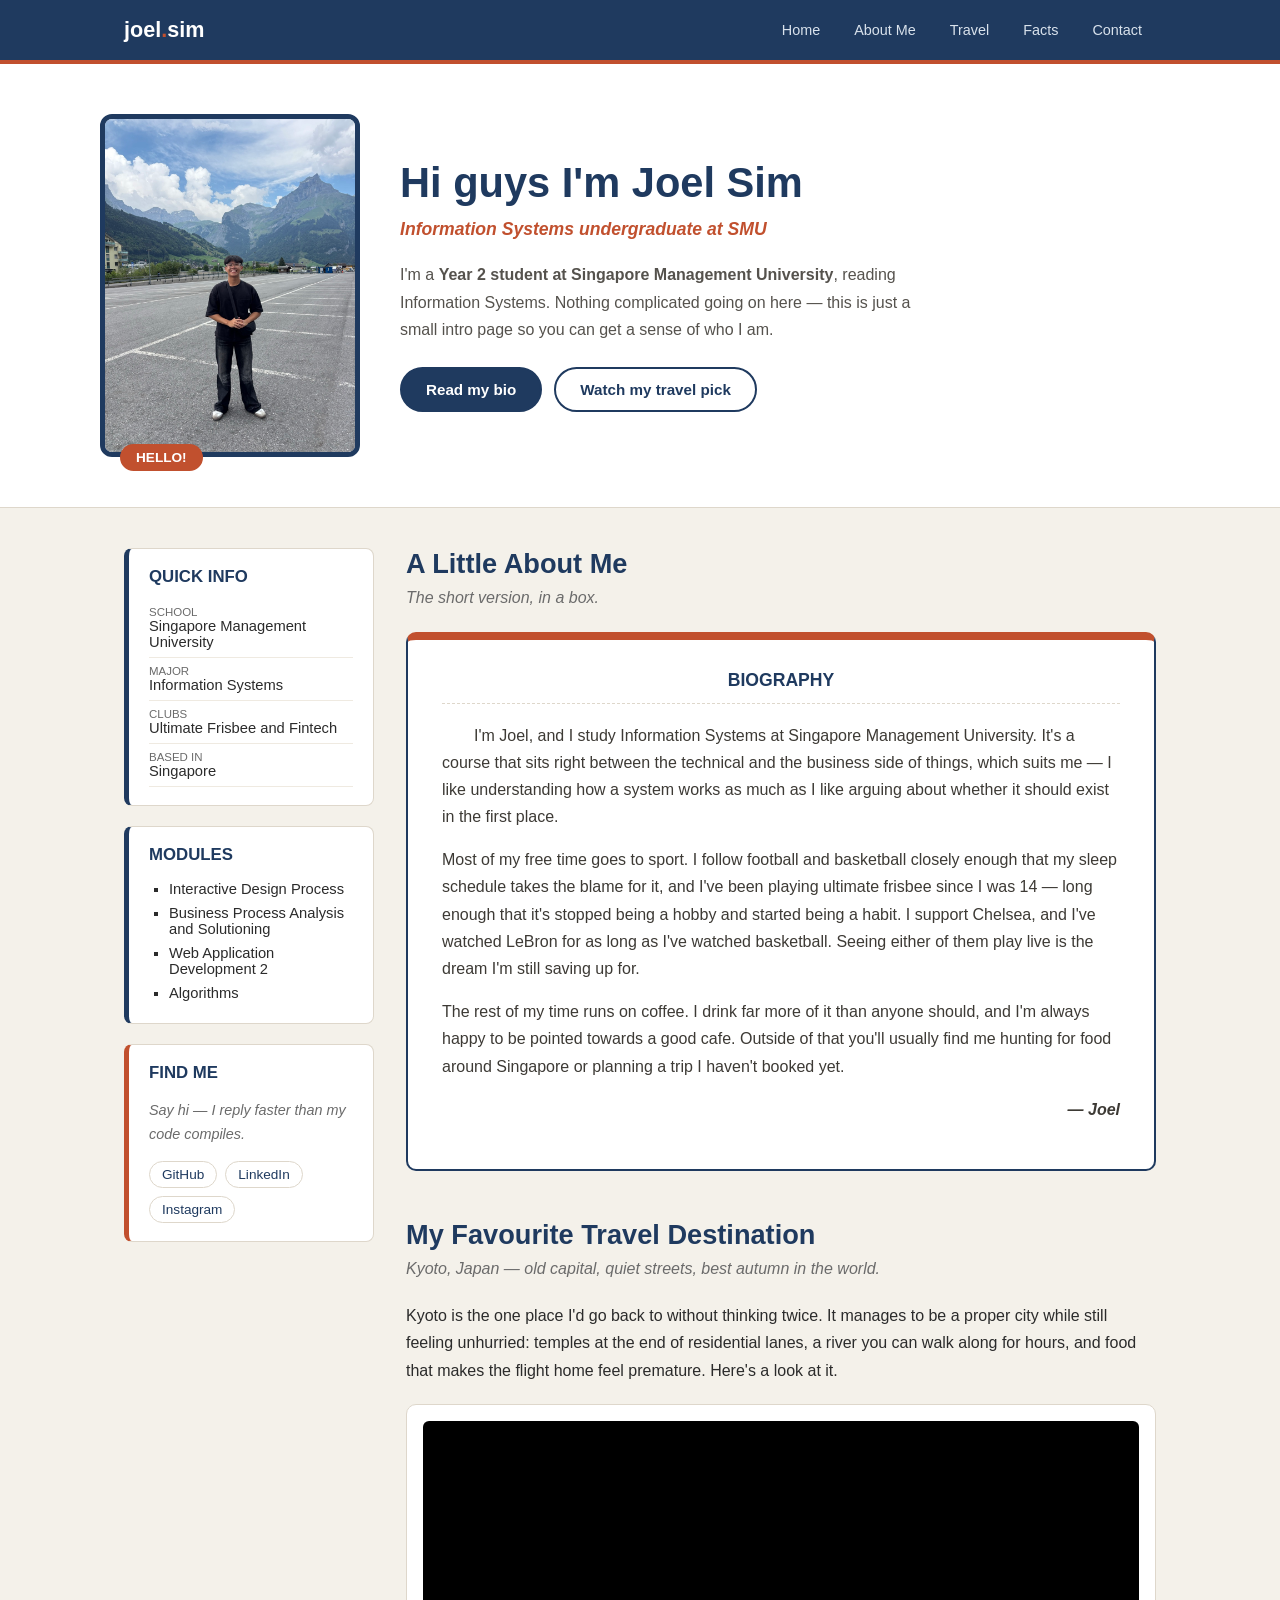
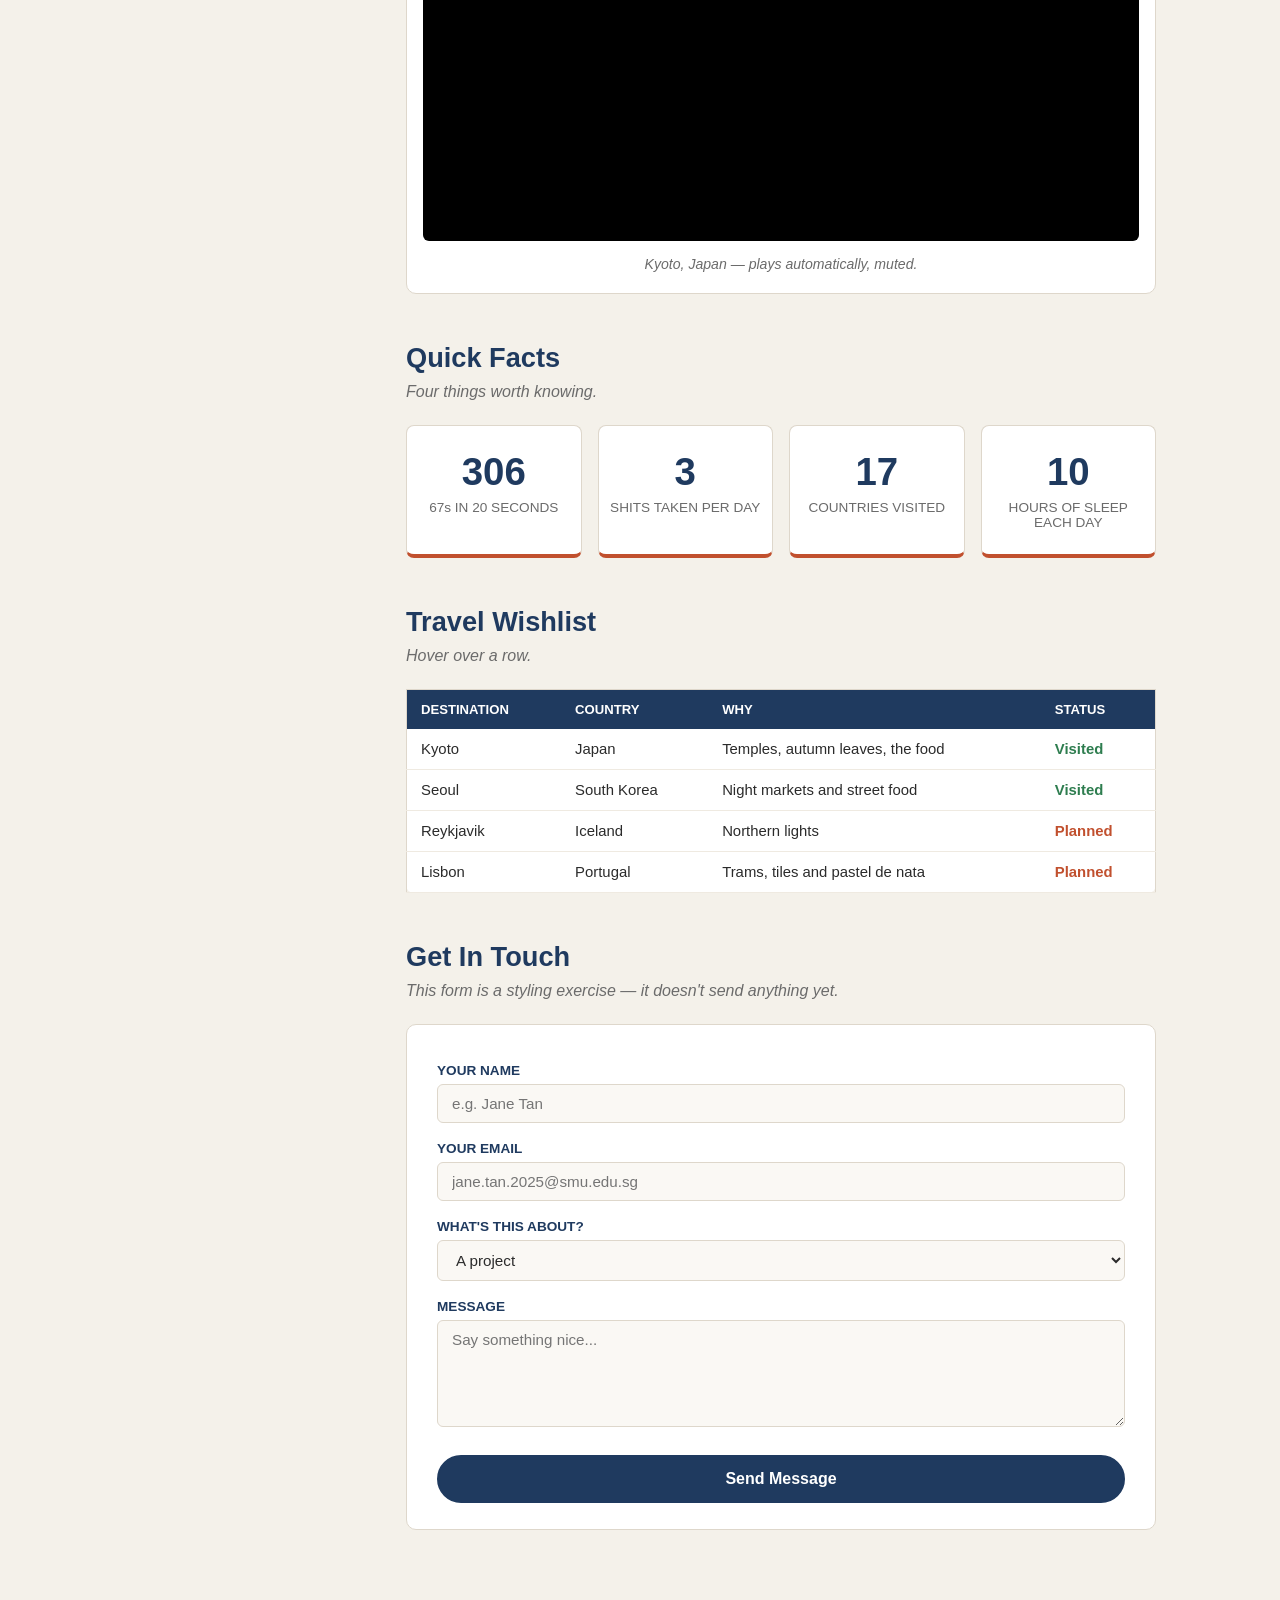
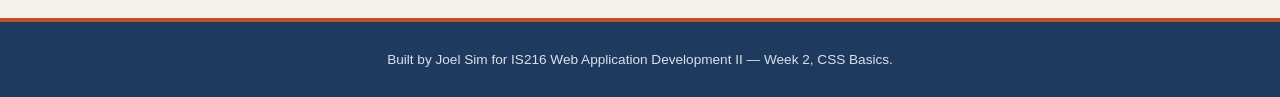
<file: index.html>
<!doctype html>
<html>
    <head>
        <title>Joel Sim | IS216 Web Application Development II</title>

        <meta charset="utf-8" />
        <meta http-equiv="Content-type" content="text/html; charset=utf-8" />
        <meta name="viewport" content="width=device-width, initial-scale=1" />

        <!-- External stylesheet (best practice: separates content from presentation) -->
        <link rel="stylesheet" href="index.css" />
    </head>

    <body>

        <!-- ============ HEADER (position: sticky + flexbox) ============ -->
        <header class="site-header">
            <div class="header-inner">
                <span class="logo">joel<span class="logo-dot">.</span>sim</span>

                <nav class="main-nav">
                    <ul>
                        <li><a href="#hero">Home</a></li>
                        <li><a href="#bio">About Me</a></li>
                        <li><a href="#travel">Travel</a></li>
                        <li><a href="#facts">Facts</a></li>
                        <li><a href="#contact">Contact</a></li>
                    </ul>
                </nav>
            </div>
        </header>

        <!-- ============ HERO (flexbox: photo beside text) ============ -->
        <section class="hero" id="hero">
            <div class="hero-inner">

                <!-- position: relative parent so the badge can be absolute -->
                <div class="photo-frame">
                    <!-- TODO: replace with your own smiling photo, e.g. images/joel.jpg -->
                    <img src="images/joel.jpg" alt="A photo of Joel smiling" class="profile-photo" />
                    <span class="photo-badge">Hello!</span>
                </div>

                <div class="hero-text">
                    <h1> Hi guys I'm Joel Sim</h1>
                    <p class="tagline">Information Systems undergraduate at SMU</p>
                    <p class="hero-sub">
                        I'm a <strong>Year 2 student at Singapore Management University</strong>,
                        reading Information Systems. Nothing complicated going on here &mdash;
                        this is just a small intro page so you can get a sense of who I am.
                    </p>

                    <div class="hero-buttons">
                        <a href="#bio" class="btn btn-primary">Read my bio</a>
                        <a href="#travel" class="btn btn-outline">Watch my travel pick</a>
                    </div>
                </div>

            </div>
        </section>

        <!-- ============ PAGE BODY (CSS Grid skeleton: sidebar + main) ============ -->
        <div class="page">

            <!-- ---------- SIDEBAR ---------- -->
            <aside class="sidebar">

                <div class="panel">
                    <h3>Quick Info</h3>
                    <ul class="info-list">
                        <li><span class="info-label">School</span> Singapore Management University</li>
                        <li><span class="info-label">Major</span> Information Systems</li>
                        <li><span class="info-label">Clubs</span> Ultimate Frisbee and Fintech</li>
                        <li><span class="info-label">Based in</span> Singapore</li>
                    </ul>
                </div>

                <div class="panel">
                    <h3>Modules</h3>
                    <ul class="module-list">
                        <li>Interactive Design Process</li>
                        <li>Business Process Analysis and Solutioning</li>
                        <li>Web Application Development 2</li>
                        <li>Algorithms</li>
                    </ul>
                </div>

                <div class="panel panel-accent">
                    <h3>Find Me</h3>
                    <p class="panel-note">Say hi &mdash; I reply faster than my code compiles.</p>
                    <ul class="social-list">
                        <li><a href="#">GitHub</a></li>
                        <li><a href="#">LinkedIn</a></li>
                        <li><a href="#">Instagram</a></li>
                    </ul>
                </div>

            </aside>

            <!-- ---------- MAIN CONTENT ---------- -->
            <main class="main-content">

                <!-- ===== BIOGRAPHY IN A BOX ===== -->
                <section class="section" id="bio">
                    <h2>A Little About Me</h2>
                    <p class="section-sub">The short version, in a box.</p>

                    <div class="bio-box">
                        <h3 class="bio-heading">Biography</h3>

                        <p class="bio-first">
                            I'm Joel, and I study Information Systems at Singapore
                            Management University. It's a course that sits right between
                            the technical and the business side of things, which suits me
                            &mdash; I like understanding how a system works as much as I
                            like arguing about whether it should exist in the first place.
                        </p>

                        <p>
                            Most of my free time goes to sport. I follow football and
                            basketball closely enough that my sleep schedule takes the
                            blame for it, and I've been playing ultimate frisbee since
                            I was 14 &mdash; long enough that it's stopped being a hobby
                            and started being a habit. I support Chelsea, and I've
                            watched LeBron for as long as I've watched basketball.
                            Seeing either of them play live is the dream I'm still
                            saving up for.
                        </p>

                        <p>
                            The rest of my time runs on coffee. I drink far more of it
                            than anyone should, and I'm always happy to be pointed towards
                            a good cafe. Outside of that you'll usually find me hunting
                            for food around Singapore or planning a trip I haven't
                            booked yet.
                        </p>

                        <p class="bio-signature">&mdash; Joel</p>
                    </div>
                </section>

                <!-- ===== TRAVEL VIDEO (autoplay + muted) ===== -->
                <section class="section" id="travel">
                    <h2>My Favourite Travel Destination</h2>
                    <p class="section-sub">Kyoto, Japan &mdash; old capital, quiet streets, best autumn in the world.</p>

                    <p>
                        Kyoto is the one place I'd go back to without thinking twice. It manages
                        to be a proper city while still feeling unhurried: temples at the end of
                        residential lanes, a river you can walk along for hours, and food that
                        makes the flight home feel premature. Here's a look at it.
                    </p>

                    <div class="video-box">
                        <!--
                            Keep ?autoplay=1&mute=1 in the URL - browsers only allow
                            auto-play when the video is muted.
                        -->
                        <iframe
                            class="travel-video"
                            src="https://www.youtube.com/embed/LF1xG9NBtEo?autoplay=1&mute=1"
                            title="My favourite travel destination: Kyoto, Japan"
                            allow="autoplay; encrypted-media"
                            allowfullscreen>
                        </iframe>
                        <p class="video-caption">Kyoto, Japan &mdash; plays automatically, muted.</p>
                    </div>
                </section>

                <!-- ===== QUICK FACTS (CSS Grid cards) ===== -->
                <section class="section" id="facts">
                    <h2>Quick Facts</h2>
                    <p class="section-sub">Four things worth knowing.</p>

                    <div class="facts-grid">
                        <div class="fact-card">
                            <span class="fact-number">306</span>
                            <span class="fact-label">67<span class="fact-lower">s</span> in 20 seconds</span>
                        </div>
                        <div class="fact-card">
                            <span class="fact-number">3</span>
                            <span class="fact-label">Shits taken per day</span>
                        </div>
                        <div class="fact-card">
                            <span class="fact-number">17</span>
                            <span class="fact-label">Countries visited</span>
                        </div>
                        <div class="fact-card">
                            <span class="fact-number">10</span>
                            <span class="fact-label">Hours of sleep each day</span>
                        </div>
                    </div>
                </section>

                <!-- ===== TRAVEL WISHLIST TABLE ===== -->
                <section class="section" id="wishlist">
                    <h2>Travel Wishlist</h2>
                    <p class="section-sub">Hover over a row.</p>

                    <table class="wishlist-table">
                        <tr>
                            <th>Destination</th>
                            <th>Country</th>
                            <th>Why</th>
                            <th>Status</th>
                        </tr>
                        <tr>
                            <td>Kyoto</td>
                            <td>Japan</td>
                            <td>Temples, autumn leaves, the food</td>
                            <td class="status-done">Visited</td>
                        </tr>
                        <tr>
                            <td>Seoul</td>
                            <td>South Korea</td>
                            <td>Night markets and street food</td>
                            <td class="status-done">Visited</td>
                        </tr>
                        <tr>
                            <td>Reykjavik</td>
                            <td>Iceland</td>
                            <td>Northern lights</td>
                            <td class="status-soon">Planned</td>
                        </tr>
                        <tr>
                            <td>Lisbon</td>
                            <td>Portugal</td>
                            <td>Trams, tiles and pastel de nata</td>
                            <td class="status-soon">Planned</td>
                        </tr>
                    </table>
                </section>

                <!-- ===== CONTACT FORM ===== -->
                <section class="section" id="contact">
                    <h2>Get In Touch</h2>
                    <p class="section-sub">This form is a styling exercise &mdash; it doesn't send anything yet.</p>

                    <form class="contact-form" action="#">
                        <label for="name">Your name</label>
                        <input type="text" id="name" name="name" placeholder="e.g. Jane Tan" />

                        <label for="email">Your email</label>
                        <input type="text" id="email" name="email" placeholder="jane.tan.2025@smu.edu.sg" />

                        <label for="topic">What's this about?</label>
                        <select id="topic" name="topic">
                            <option value="project">A project</option>
                            <option value="module">IS216 homework</option>
                            <option value="travel">Travel recommendations</option>
                            <option value="other">Something else</option>
                        </select>

                        <label for="message">Message</label>
                        <textarea id="message" name="message" rows="5" placeholder="Say something nice..."></textarea>

                        <input type="submit" value="Send Message" class="submit-btn" />
                    </form>
                </section>

            </main>
        </div>

        <!-- ============ FOOTER ============ -->
        <footer class="site-footer">
            <p>Built by Joel Sim for IS216 Web Application Development II &mdash; Week 2, CSS Basics.</p>
        </footer>

    </body>
</html>
</file>
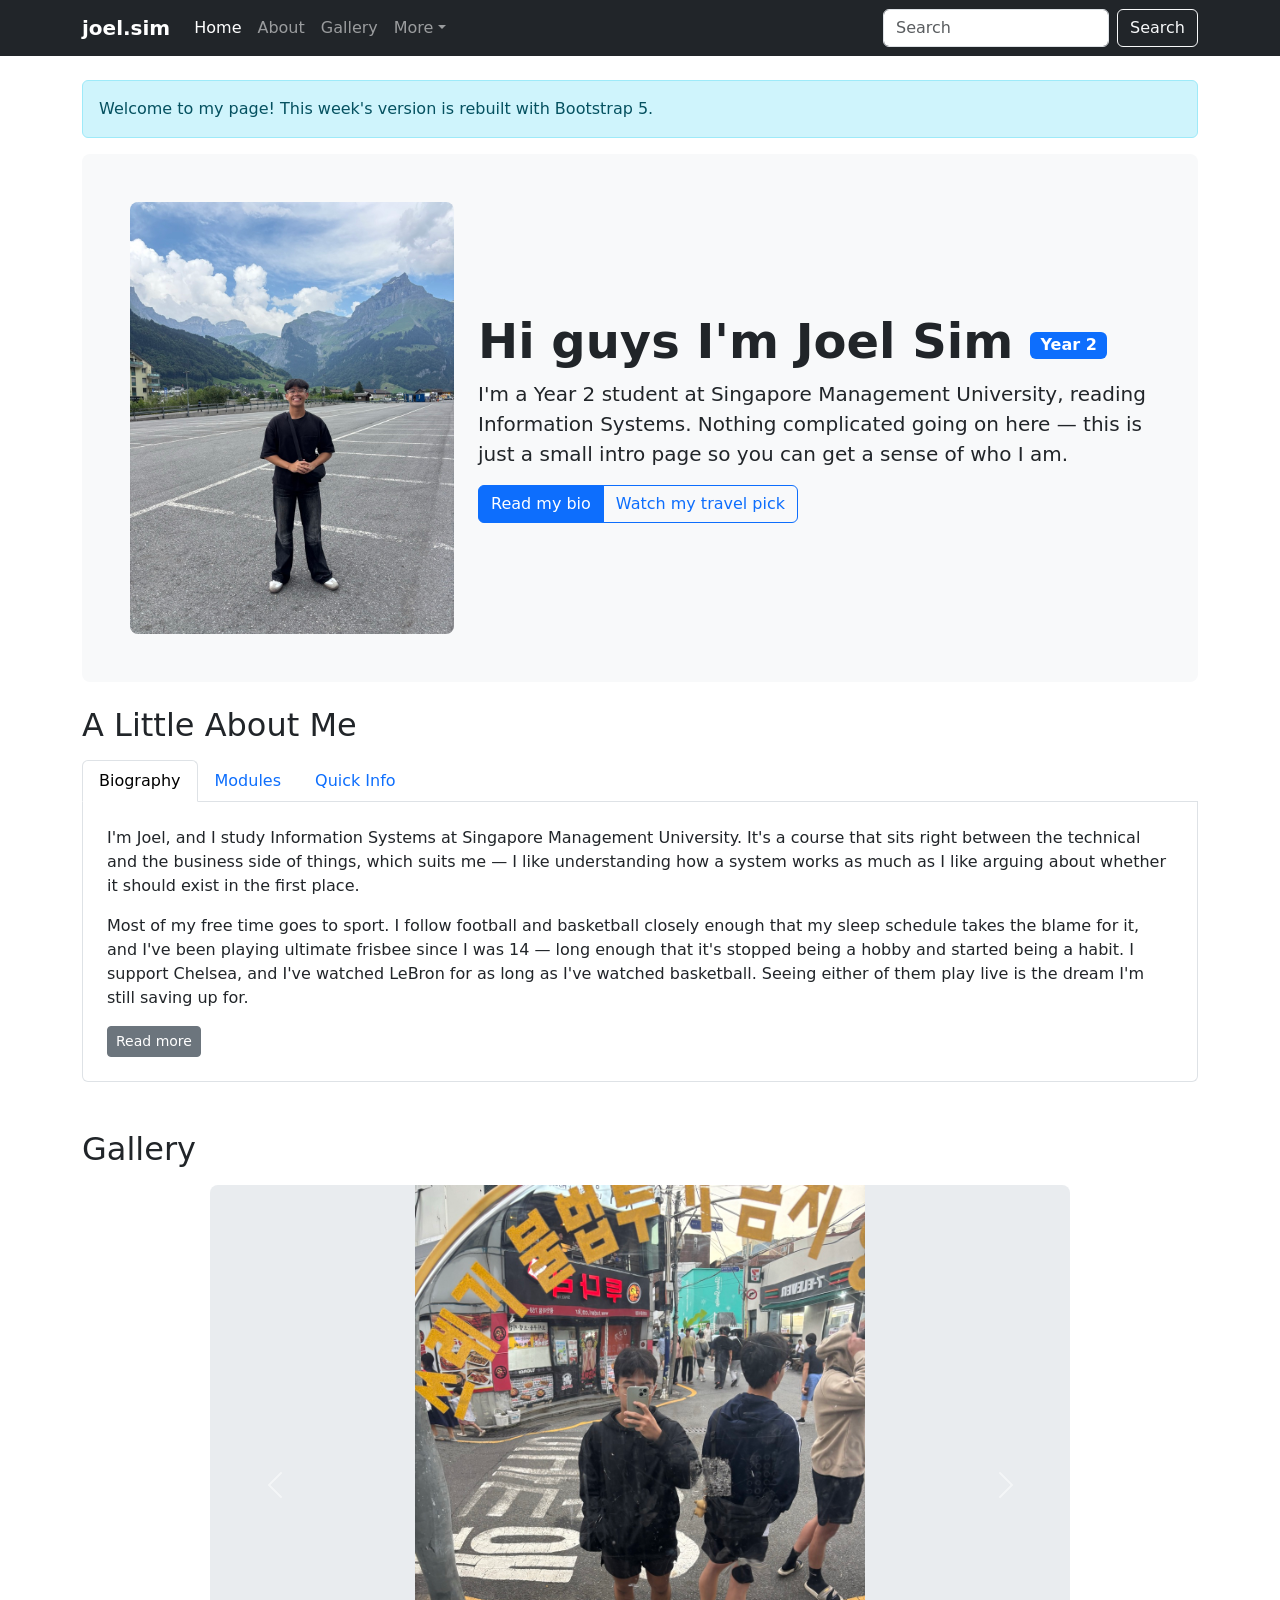
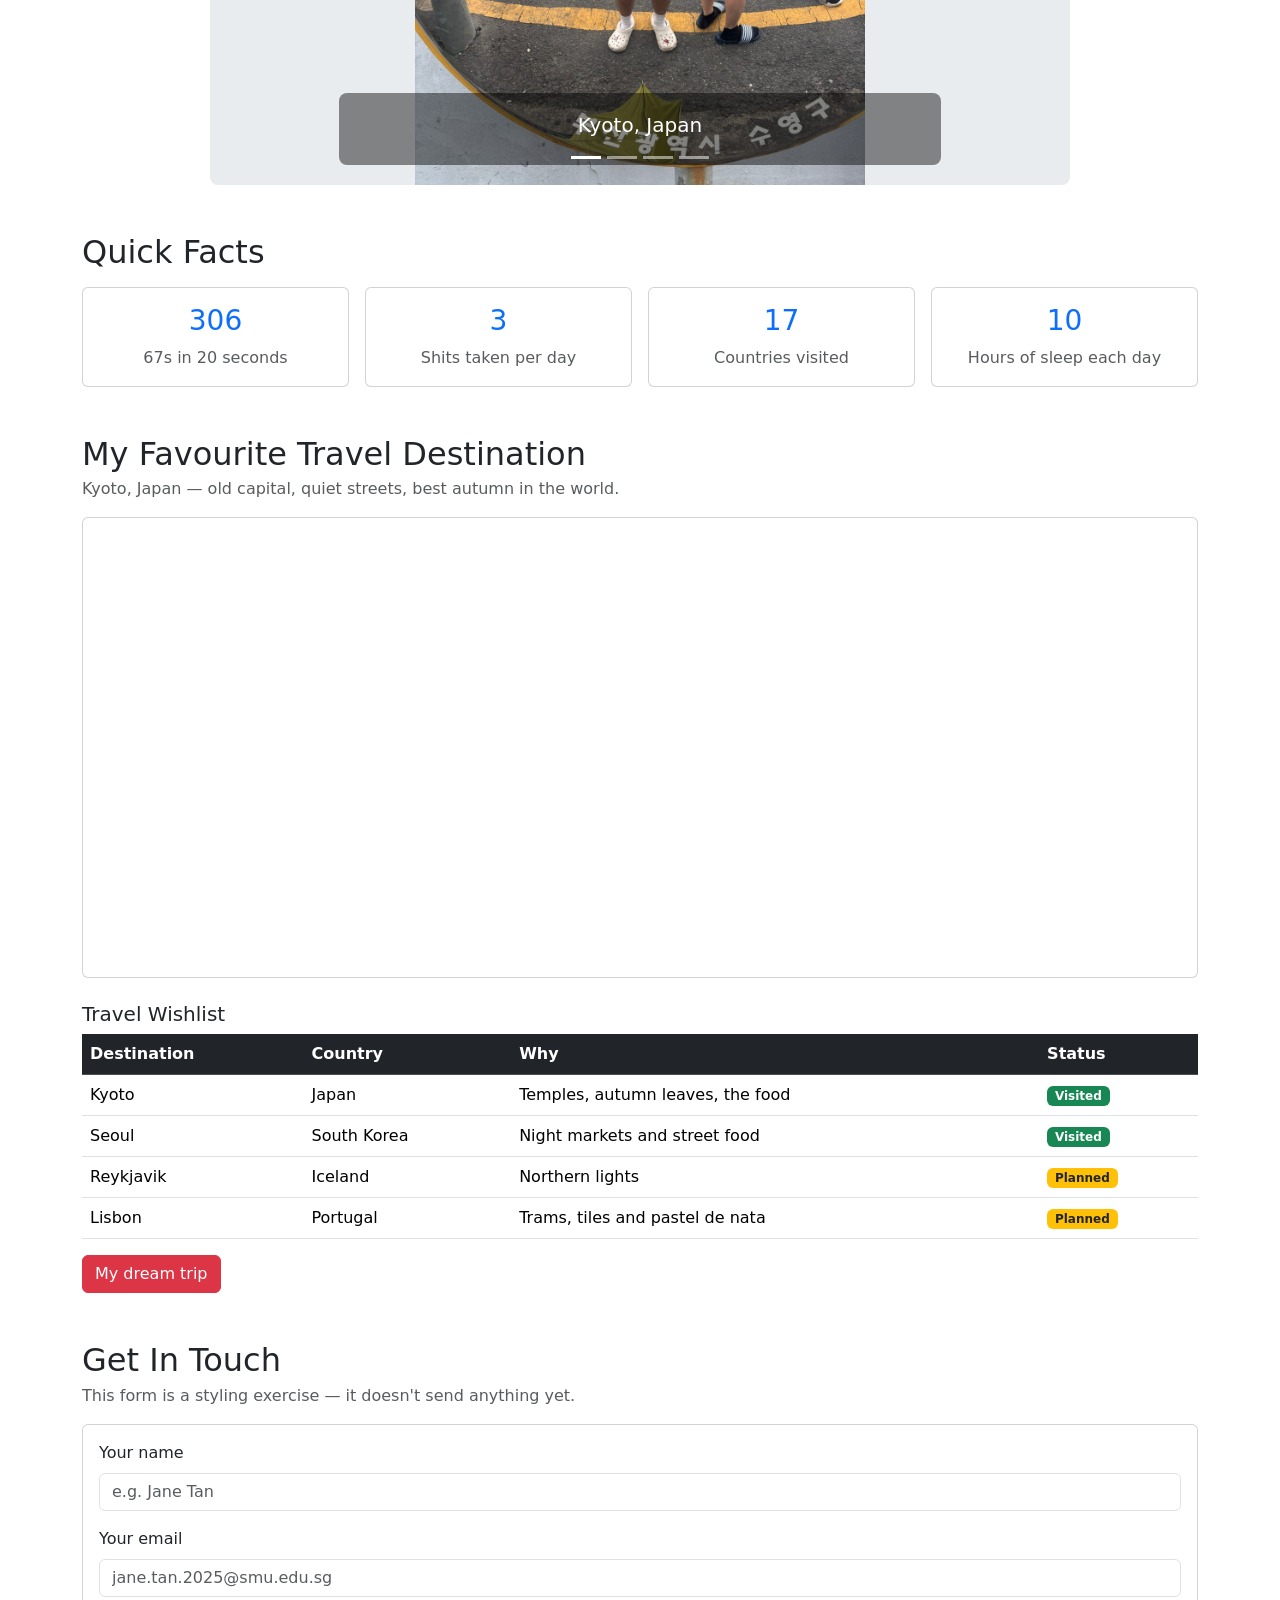
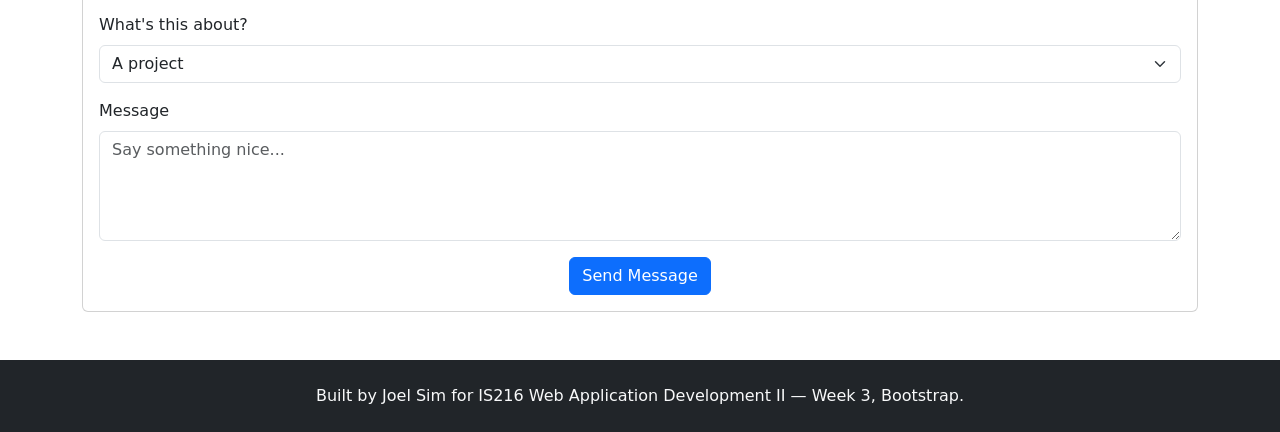
<file: index3.html>
<!doctype html>
<html lang="en">
<head>
    <meta charset="utf-8">
    <meta name="viewport" content="width=device-width, initial-scale=1">
    <title>Joel Sim | Bootstrap Edition</title>

    <!-- Bootstrap CSS goes in the head -->
    <link href="https://cdn.jsdelivr.net/npm/bootstrap@5.3.8/dist/css/bootstrap.min.css" rel="stylesheet">

    <!-- My own stylesheet goes AFTER Bootstrap, so my rules win where they overlap -->
    <link href="index3.css" rel="stylesheet">
</head>
<body>

    <!-- ============================================================
         NAVBAR  (navbar + nav + dropdown + collapse toggler + form)
         ============================================================ -->
    <nav class="navbar navbar-expand-lg navbar-dark bg-dark sticky-top">
        <div class="container">

            <a class="navbar-brand fw-bold" href="#top">joel.sim</a>

            <!-- Hamburger button: data-bs-target must match the id below -->
            <button class="navbar-toggler" type="button"
                    data-bs-toggle="collapse" data-bs-target="#mainNav"
                    aria-controls="mainNav" aria-expanded="false" aria-label="Toggle navigation">
                <span class="navbar-toggler-icon"></span>
            </button>

            <div class="collapse navbar-collapse" id="mainNav">
                <ul class="navbar-nav me-auto">
                    <li class="nav-item">
                        <a class="nav-link active" href="#top">Home</a>
                    </li>
                    <li class="nav-item">
                        <a class="nav-link" href="#about">About</a>
                    </li>
                    <li class="nav-item">
                        <a class="nav-link" href="#gallery">Gallery</a>
                    </li>

                    <!-- Dropdown living inside the navbar -->
                    <li class="nav-item dropdown">
                        <a class="nav-link dropdown-toggle" href="#" id="moreMenu"
                           role="button" data-bs-toggle="dropdown" aria-expanded="false">More</a>
                        <ul class="dropdown-menu" aria-labelledby="moreMenu">
                            <li><a class="dropdown-item" href="#travel">Travel</a></li>
                            <li><a class="dropdown-item" href="#facts">Quick Facts</a></li>
                            <li><hr class="dropdown-divider"></li>
                            <li><a class="dropdown-item" href="#contact">Contact Me</a></li>
                        </ul>
                    </li>
                </ul>

                <form class="d-flex" role="search">
                    <input class="form-control me-2" type="search" placeholder="Search">
                    <button class="btn btn-outline-light" type="submit">Search</button>
                </form>
            </div>

        </div>
    </nav>


    <div class="container my-4" id="top">

        <!-- ============================================================
             ALERT
             ============================================================ -->
        <div class="alert alert-info" role="alert">
            Welcome to my page! This week's version is rebuilt with Bootstrap 5.
        </div>


        <!-- ============================================================
             HERO  (jumbotron-style box + 12-column grid)
             ============================================================ -->
        <div class="p-5 mb-4 bg-light rounded-3">
            <div class="row align-items-center">

                <div class="col-12 col-md-4 text-center mb-4 mb-md-0">
                    <img src="images/joel.jpg" class="img-fluid rounded-3" alt="A photo of Joel">
                </div>

                <div class="col-12 col-md-8">
                    <h1 class="display-5 fw-bold">
                        Hi guys I'm Joel Sim
                        <span class="badge bg-primary fs-6 align-middle">Year 2</span>
                    </h1>

                    <p class="lead">
                        I'm a Year 2 student at Singapore Management University, reading
                        Information Systems. Nothing complicated going on here &mdash; this
                        is just a small intro page so you can get a sense of who I am.
                    </p>

                    <div class="btn-group">
                        <a href="#about" class="btn btn-primary">Read my bio</a>
                        <a href="#travel" class="btn btn-outline-primary">Watch my travel pick</a>
                    </div>
                </div>

            </div>
        </div>


        <!-- ============================================================
             ABOUT  (navs & tabs)
             ============================================================ -->
        <h2 class="mb-3" id="about">A Little About Me</h2>

        <ul class="nav nav-tabs" id="aboutTabs" role="tablist">
            <li class="nav-item" role="presentation">
                <button class="nav-link active" id="bio-tab" data-bs-toggle="tab"
                        data-bs-target="#bio-pane" type="button" role="tab">Biography</button>
            </li>
            <li class="nav-item" role="presentation">
                <button class="nav-link" id="modules-tab" data-bs-toggle="tab"
                        data-bs-target="#modules-pane" type="button" role="tab">Modules</button>
            </li>
            <li class="nav-item" role="presentation">
                <button class="nav-link" id="info-tab" data-bs-toggle="tab"
                        data-bs-target="#info-pane" type="button" role="tab">Quick Info</button>
            </li>
        </ul>

        <div class="tab-content border border-top-0 rounded-bottom p-4 mb-5" id="aboutTabsContent">

            <!-- Exactly one pane starts with "show active" -->
            <div class="tab-pane fade show active" id="bio-pane" role="tabpanel">
                <p>
                    I'm Joel, and I study Information Systems at Singapore Management
                    University. It's a course that sits right between the technical and
                    the business side of things, which suits me &mdash; I like understanding
                    how a system works as much as I like arguing about whether it should
                    exist in the first place.
                </p>
                <p>
                    Most of my free time goes to sport. I follow football and basketball
                    closely enough that my sleep schedule takes the blame for it, and I've
                    been playing ultimate frisbee since I was 14 &mdash; long enough that
                    it's stopped being a hobby and started being a habit. I support Chelsea,
                    and I've watched LeBron for as long as I've watched basketball. Seeing
                    either of them play live is the dream I'm still saving up for.
                </p>

                <!-- COLLAPSE: button id must match the target div's id -->
                <button class="btn btn-secondary btn-sm" type="button"
                        data-bs-toggle="collapse" data-bs-target="#moreAboutMe"
                        aria-expanded="false" aria-controls="moreAboutMe">
                    Read more
                </button>

                <div class="collapse mt-3" id="moreAboutMe">
                    <div class="card card-body bg-light">
                        The other thing I'm reliably found doing is drinking coffee.
                        I've reached the stage where it no longer wakes me up and I
                        drink it anyway, which I'm told is the point of no return.
                    </div>
                </div>
            </div>

            <div class="tab-pane fade" id="modules-pane" role="tabpanel">
                <p class="mb-2">What I'm taking this semester:</p>
                <ul>
                    <li>Interactive Design Process</li>
                    <li>Business Process Analysis and Solutioning</li>
                    <li>Web Application Development 2</li>
                    <li>Algorithms</li>
                </ul>
            </div>

            <div class="tab-pane fade" id="info-pane" role="tabpanel">
                <ul class="list-unstyled mb-0">
                    <li class="mb-2"><strong>School:</strong> Singapore Management University</li>
                    <li class="mb-2"><strong>Major:</strong> Information Systems</li>
                    <li class="mb-2"><strong>Clubs:</strong> Ultimate Frisbee and Fintech</li>
                    <li class="mb-2"><strong>Based in:</strong> Singapore</li>
                </ul>
            </div>

        </div>


        <!-- ============================================================
             GALLERY  (carousel)
             ============================================================ -->
        <h2 class="mb-3" id="gallery">Gallery</h2>

        <div id="joelCarousel" class="carousel slide mx-auto mb-5" data-bs-ride="carousel">

            <div class="carousel-indicators">
                <button type="button" data-bs-target="#joelCarousel" data-bs-slide-to="0" class="active"></button>
                <button type="button" data-bs-target="#joelCarousel" data-bs-slide-to="1"></button>
                <button type="button" data-bs-target="#joelCarousel" data-bs-slide-to="2"></button>
                <button type="button" data-bs-target="#joelCarousel" data-bs-slide-to="3"></button>
            </div>

            <div class="carousel-inner rounded-3">
                <div class="carousel-item active">
                    <img src="images/japan.jpg" class="d-block w-100 carousel-photo" alt="Kyoto, Japan">
                    <div class="carousel-caption d-none d-md-block">
                        <h5>Kyoto, Japan</h5>
                    </div>
                </div>
                <div class="carousel-item">
                    <img src="images/korea.jpg" class="d-block w-100 carousel-photo" alt="Busan, South Korea">
                    <div class="carousel-caption d-none d-md-block">
                        <h5>Busan, South Korea</h5>
                    </div>
                </div>
                <div class="carousel-item">
                    <img src="images/beach.jpg" class="d-block w-100 carousel-photo" alt="A day at the beach">
                    <div class="carousel-caption d-none d-md-block">
                        <h5>Beach day</h5>
                    </div>
                </div>
                <div class="carousel-item">
                    <img src="images/picnic.jpg" class="d-block w-100 carousel-photo" alt="Picnic with friends">
                    <div class="carousel-caption d-none d-md-block">
                        <h5>Picnic with friends</h5>
                    </div>
                </div>
            </div>

            <button class="carousel-control-prev" type="button" data-bs-target="#joelCarousel" data-bs-slide="prev">
                <span class="carousel-control-prev-icon"></span>
            </button>
            <button class="carousel-control-next" type="button" data-bs-target="#joelCarousel" data-bs-slide="next">
                <span class="carousel-control-next-icon"></span>
            </button>

        </div>


        <!-- ============================================================
             QUICK FACTS  (cards in a responsive grid)
             ============================================================ -->
        <h2 class="mb-3" id="facts">Quick Facts</h2>

        <div class="row g-3 mb-5">
            <div class="col-6 col-lg-3">
                <div class="card text-center h-100">
                    <div class="card-body">
                        <h3 class="card-title text-primary">306</h3>
                        <p class="card-text text-muted">67s in 20 seconds</p>
                    </div>
                </div>
            </div>
            <div class="col-6 col-lg-3">
                <div class="card text-center h-100">
                    <div class="card-body">
                        <h3 class="card-title text-primary">3</h3>
                        <p class="card-text text-muted">Shits taken per day</p>
                    </div>
                </div>
            </div>
            <div class="col-6 col-lg-3">
                <div class="card text-center h-100">
                    <div class="card-body">
                        <h3 class="card-title text-primary">17</h3>
                        <p class="card-text text-muted">Countries visited</p>
                    </div>
                </div>
            </div>
            <div class="col-6 col-lg-3">
                <div class="card text-center h-100">
                    <div class="card-body">
                        <h3 class="card-title text-primary">10</h3>
                        <p class="card-text text-muted">Hours of sleep each day</p>
                    </div>
                </div>
            </div>
        </div>


        <!-- ============================================================
             TRAVEL  (video + table + modal trigger)
             ============================================================ -->
        <h2 class="mb-1" id="travel">My Favourite Travel Destination</h2>
        <p class="text-muted">Kyoto, Japan &mdash; old capital, quiet streets, best autumn in the world.</p>

        <div class="card mb-4">
            <div class="card-body">
                <iframe class="w-100 rounded travel-video"
                        src="https://www.youtube.com/embed/LF1xG9NBtEo?autoplay=1&mute=1"
                        title="My favourite travel destination: Kyoto, Japan"
                        allow="autoplay; encrypted-media" allowfullscreen></iframe>
            </div>
        </div>

        <h3 class="h5">Travel Wishlist</h3>
        <table class="table table-hover align-middle">
            <thead class="table-dark">
                <tr>
                    <th>Destination</th>
                    <th>Country</th>
                    <th>Why</th>
                    <th>Status</th>
                </tr>
            </thead>
            <tbody>
                <tr>
                    <td>Kyoto</td>
                    <td>Japan</td>
                    <td>Temples, autumn leaves, the food</td>
                    <td><span class="badge bg-success">Visited</span></td>
                </tr>
                <tr>
                    <td>Seoul</td>
                    <td>South Korea</td>
                    <td>Night markets and street food</td>
                    <td><span class="badge bg-success">Visited</span></td>
                </tr>
                <tr>
                    <td>Reykjavik</td>
                    <td>Iceland</td>
                    <td>Northern lights</td>
                    <td><span class="badge bg-warning text-dark">Planned</span></td>
                </tr>
                <tr>
                    <td>Lisbon</td>
                    <td>Portugal</td>
                    <td>Trams, tiles and pastel de nata</td>
                    <td><span class="badge bg-warning text-dark">Planned</span></td>
                </tr>
            </tbody>
        </table>

        <!-- MODAL: the button's data-bs-target matches the modal's id -->
        <button type="button" class="btn btn-danger mb-5"
                data-bs-toggle="modal" data-bs-target="#dreamModal">
            My dream trip
        </button>

        <div class="modal fade" id="dreamModal" tabindex="-1" aria-hidden="true">
            <div class="modal-dialog">
                <div class="modal-content">
                    <div class="modal-header">
                        <h5 class="modal-title">My dream trip</h5>
                        <button type="button" class="btn-close" data-bs-dismiss="modal" aria-label="Close"></button>
                    </div>
                    <div class="modal-body">
                        <p class="mb-0">
                            Stamford Bridge to watch Chelsea, tour around London and hike at the Dolomites, then straight plane to America,
                            to Vegas, LA and then end of with in Philadelphia to watch LeBron. <br><br>
                            Same trip, same week, no budget for it yet.
                        </p>
                    </div>
                    <div class="modal-footer">
                        <button type="button" class="btn btn-secondary" data-bs-dismiss="modal">Close</button>
                    </div>
                </div>
            </div>
        </div>


        <!-- ============================================================
             CONTACT FORM
             ============================================================ -->
        <h2 class="mb-1" id="contact">Get In Touch</h2>
        <p class="text-muted">This form is a styling exercise &mdash; it doesn't send anything yet.</p>

        <div class="card mb-5">
            <div class="card-body">
                <form>
                    <div class="mb-3">
                        <label for="name" class="form-label">Your name</label>
                        <input type="text" class="form-control" id="name" placeholder="e.g. Jane Tan">
                    </div>

                    <div class="mb-3">
                        <label for="email" class="form-label">Your email</label>
                        <input type="email" class="form-control" id="email" placeholder="jane.tan.2025@smu.edu.sg">
                    </div>

                    <div class="mb-3">
                        <label for="topic" class="form-label">What's this about?</label>
                        <select class="form-select" id="topic">
                            <option>A project</option>
                            <option>IS216 homework</option>
                            <option>Travel recommendations</option>
                            <option>Something else</option>
                        </select>
                    </div>

                    <div class="mb-3">
                        <label for="message" class="form-label">Message</label>
                        <textarea class="form-control" id="message" rows="4" placeholder="Say something nice..."></textarea>
                    </div>

                    <div class="text-center">
                        <button type="submit" class="btn btn-primary">Send Message</button>
                    </div>
                </form>
            </div>
        </div>

    </div>


    <!-- ============================================================
         FOOTER
         ============================================================ -->
    <footer class="bg-dark text-light text-center py-4">
        <p class="mb-0">Built by Joel Sim for IS216 Web Application Development II &mdash; Week 3, Bootstrap.</p>
    </footer>


    <!-- Bootstrap JS at the bottom of the body -->
    <script src="https://cdn.jsdelivr.net/npm/bootstrap@5.3.8/dist/js/bootstrap.bundle.min.js"></script>

</body>
</html>
</file>
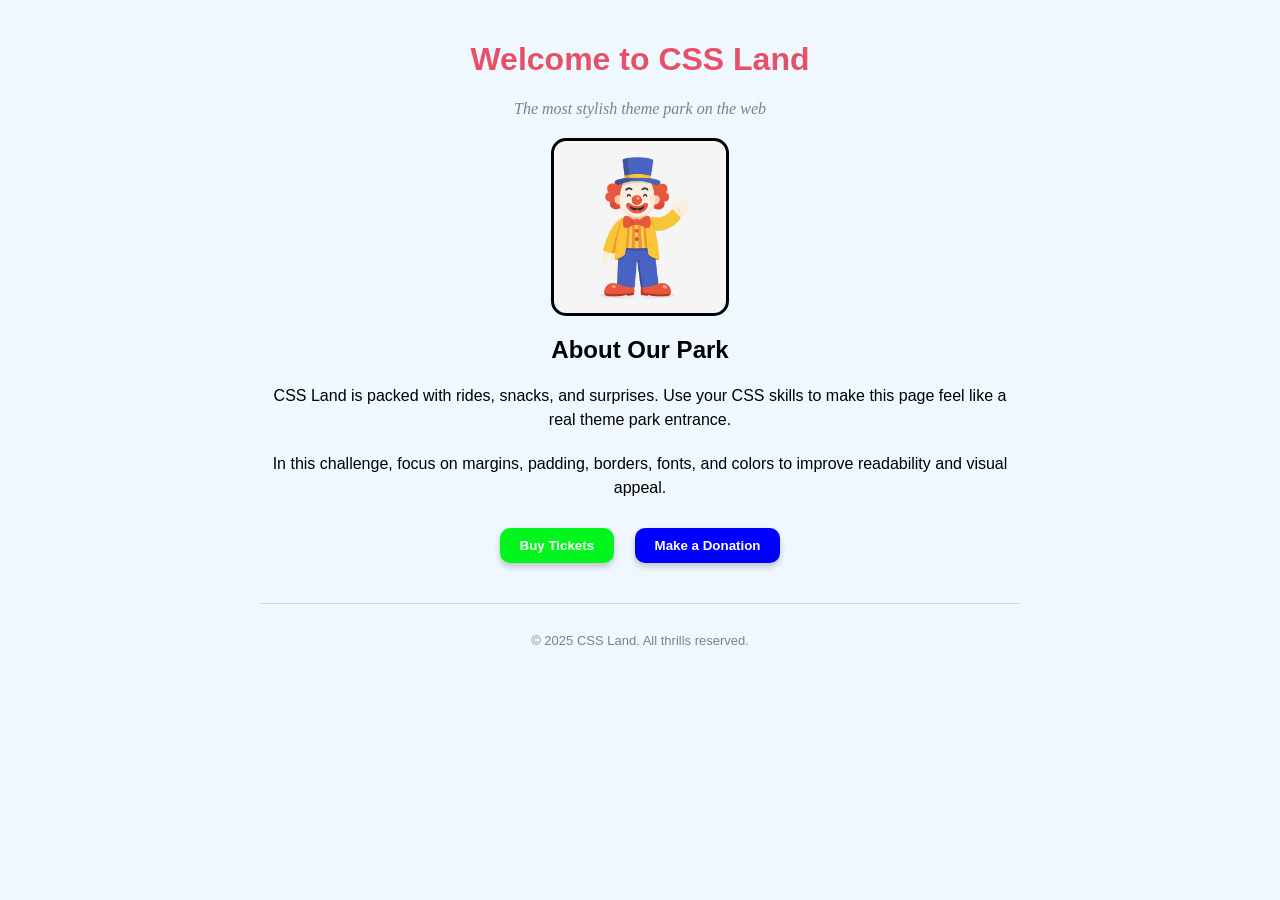
<file: Challenge1/home.html>
<!DOCTYPE html>
<html lang="en">
<head>
    <meta charset="UTF-8" />
    <meta name="viewport" content="width=device-width, initial-scale=1.0"/>
    <title>Challenge 1 - CSS Land - Welcome</title>
    <link rel="stylesheet" href="styles.css"/>
</head>
<body>

    <!-- DO NOT MODIFY HTML
         YOU MAY ONLY EDIT styles.css
    -->

    <div class="container">

        <header class="site-header">
            <h1>Welcome to <span class="park-name">CSS Land</span></h1>
            <p class="tagline">The most stylish theme park on the web</p>
        </header>

        <main>
            <section class="hero">
                <div class="mascot-placeholder" aria-label="Mascot placeholder" role="img">
                    <img id="mascot-image" src="mascot.png">
                </div>
            </section>

            <section class="about">
                <h2>About Our Park</h2>
                <p>CSS Land is packed with rides, snacks, and surprises. Use your CSS skills to make this
                    page feel like a real theme park entrance.
                </p>
                <p>In this challenge, focus on margins, padding, borders, fonts, and colors to improve
                    readability and visual appeal.
                </p>
            </section>

            <section class="actions">
                <button class="buy-tickets">Buy Tickets</button>
                <button class="make-donation">Make a Donation</button>
            </section>
        </main>

        <footer class="site-footer">
            <p>© 2025 CSS Land. All thrills reserved.</p>
        </footer>

    </div>

</body>
</html>
</file>
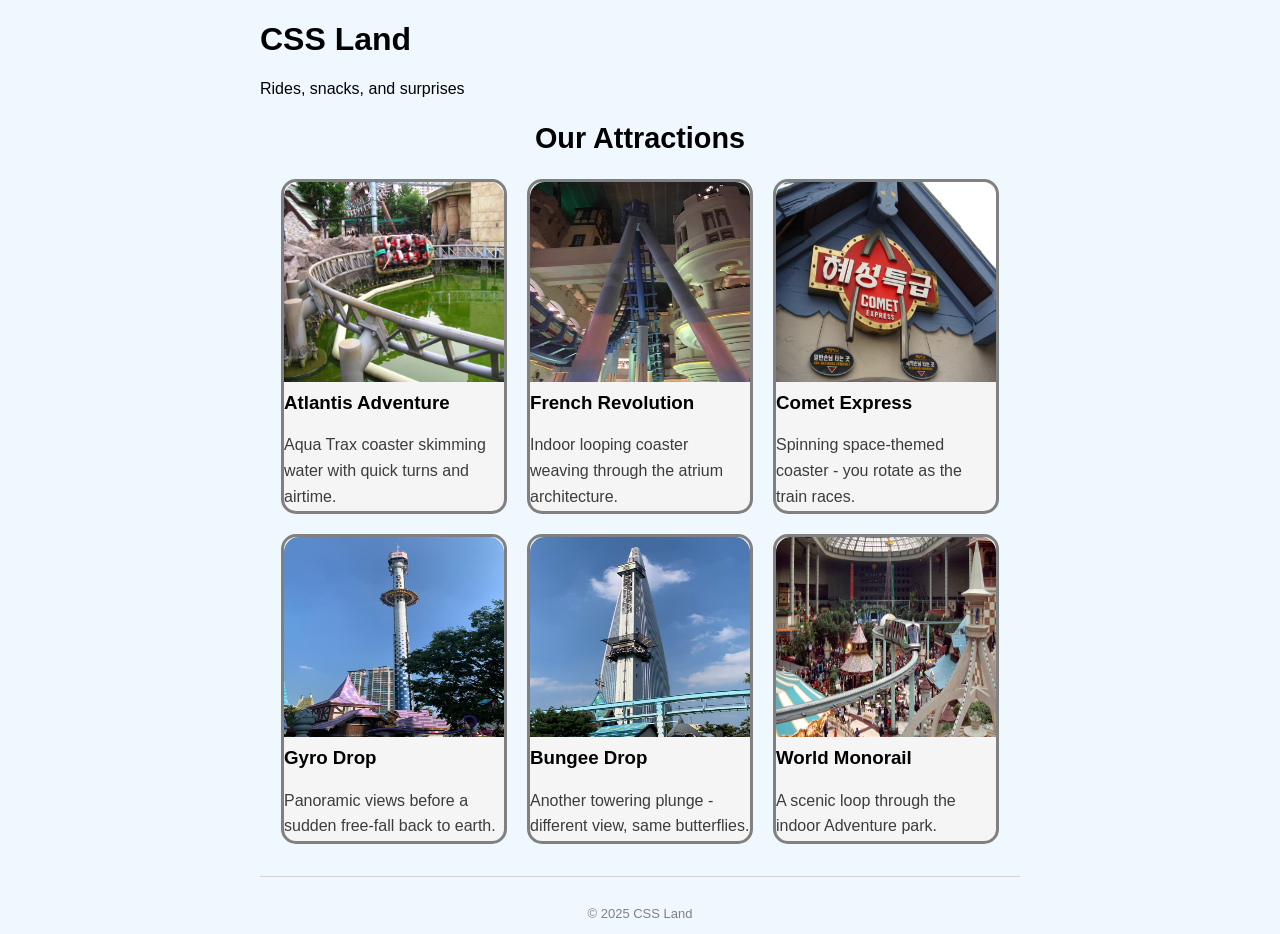
<file: Challenge2/home.html>
<!DOCTYPE html>
<html lang="en">
<head>
    <meta charset="UTF-8" />
    <meta name="viewport" content="width=device-width, initial-scale=1.0"/>
    <title>Challenge 2 - CSS Land - Attractions Gallery</title>
    <link rel="stylesheet" href="styles.css"/>
</head>
<body>

    <!-- DO NOT MODIFY home.html -->
    <!-- Add all styling in styles.css -->

    <div class="container">
        <header class="site-header">
            <h1>CSS Land</h1>
            <p class="tagline">Rides, snacks, and surprises</p>
        </header>

        <main>
            <section class="attractions">
                <h2>Our Attractions</h2>

                <div class="cards">
                    <article class="card">
                        <img src="images/atlantis.jpg" alt="Atlantis Adventure at Lotte World">
                        <h3>Atlantis Adventure</h3>
                        <p class="blurb">Aqua Trax coaster skimming water with quick turns and airtime.</p>
                    </article>

                    <article class="card">
                        <img src="images/french.jpg" alt="French Revolution indoor coaster">
                        <h3>French Revolution</h3>
                        <p class="blurb">Indoor looping coaster weaving through the atrium architecture.</p>
                    </article>

                    <article class="card">
                        <img src="images/comet.jpg" alt="Comet Express at Lotte World">
                        <h3>Comet Express</h3>
                        <p class="blurb">Spinning space-themed coaster - you rotate as the train races.</p>
                    </article>

                    <article class="card">
                        <img src="images/gyro.jpg" alt="Gyro Drop tower ride at Lotte World">
                        <h3>Gyro Drop</h3>
                        <p class="blurb">Panoramic views before a sudden free-fall back to earth.</p>
                    </article>

                    <article class="card">
                        <img src="images/bungee.jpg" alt="Bungee Drop at Lotte World">
                        <h3>Bungee Drop</h3>
                        <p class="blurb">Another towering plunge - different view, same butterflies.</p>
                    </article>

                    <article class="card">
                        <img src="images/monorail.jpg" alt="World Monorail at Lotte World Adventure">
                        <h3>World Monorail</h3>
                        <p class="blurb">A scenic loop through the indoor Adventure park.</p>
                    </article>
                </div>
            </section>
        </main>

        <footer class="site-footer">
            <p>© 2025 CSS Land</p>
        </footer>
    </div>

</body>
</html>
</file>
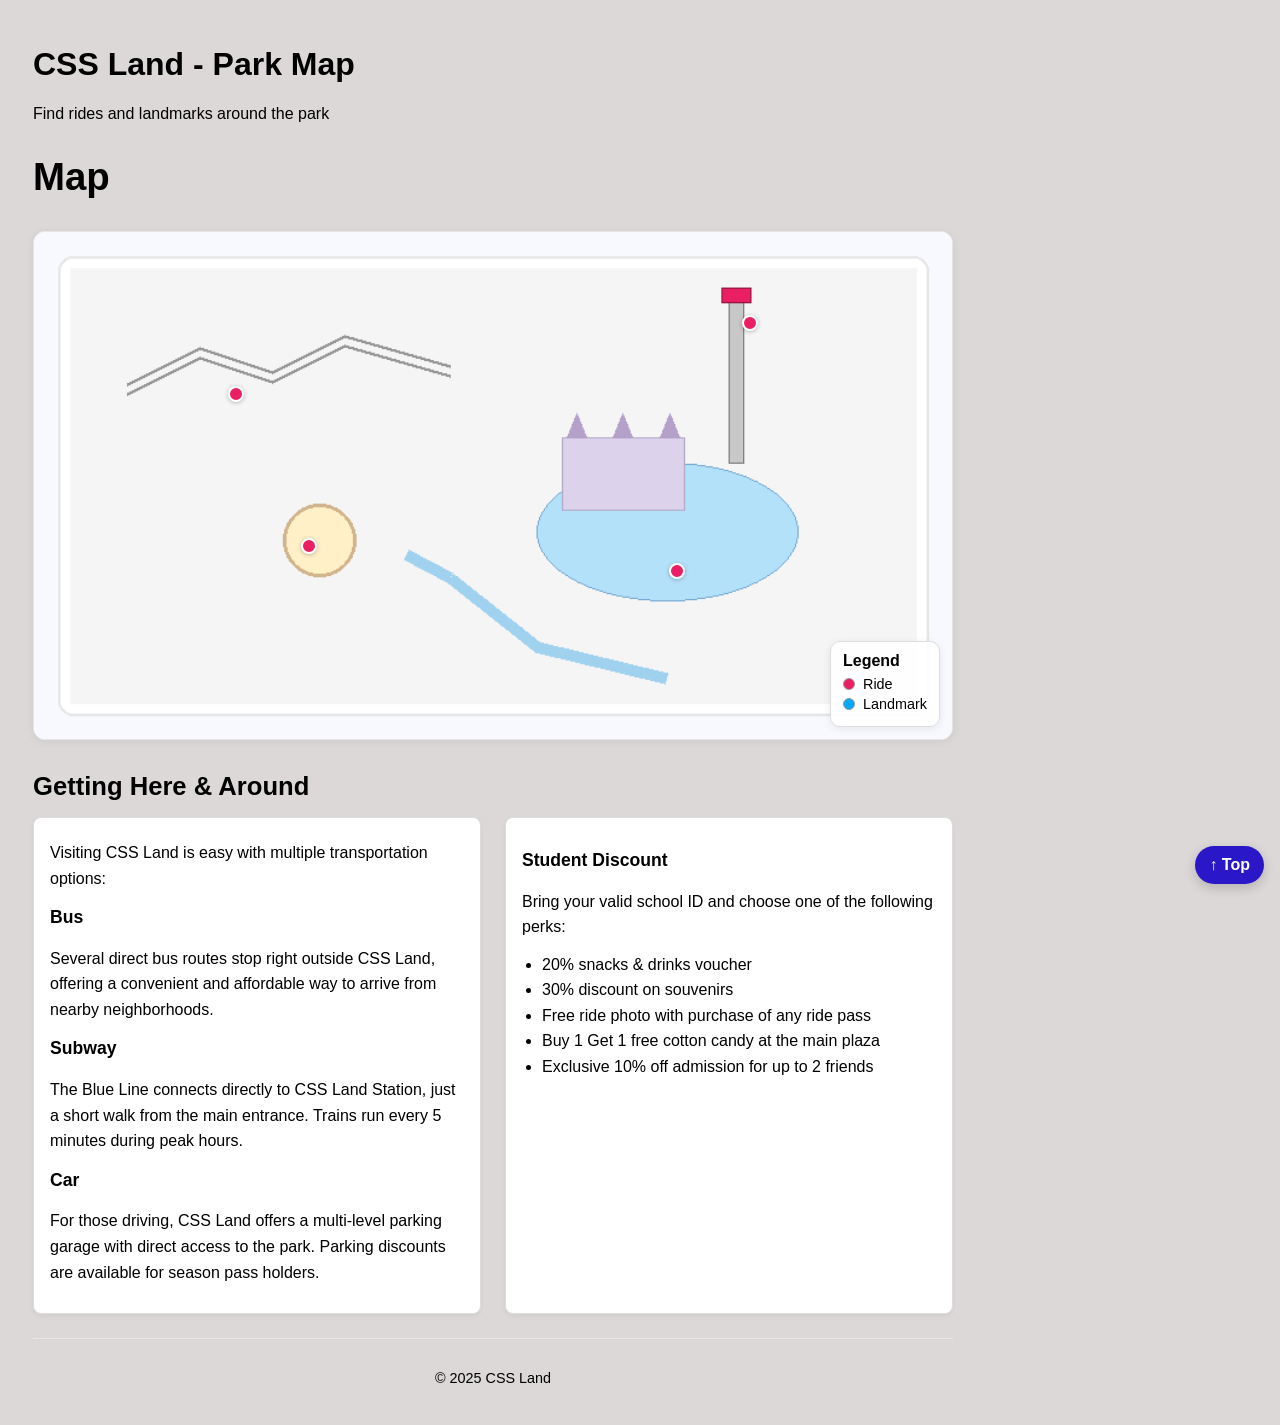
<file: Challenge3/home.html>
<!DOCTYPE html>
<html lang="en">
<head>
    <meta charset="UTF-8" />
    <meta name="viewport" content="width=device-width, initial-scale=1.0"/>
    <title>Challenge 3 - CSS Land - Park Map</title>
    <link rel="stylesheet" href="styles.css"/>
</head>
<body id="top">
    <!-- DO NOT MODIFY home.html -->
    <!-- Add all your styles in styles.css -->

    <div class="container">
        <header class="site-header">
            <h1>CSS Land - Park Map</h1>
            <p class="tagline">Find rides and landmarks around the park</p>
        </header>

        <main>
            <section class="map-section">
                <h2>Map</h2>

                <!-- Map wrapper: make this the positioning context -->
                <div class="map-wrapper">
                    <!-- Map image -->
                    <img class="park-map" src="map.png" alt="CSS Land Park Map">

                    <!-- Attraction markers (place precisely on the map) -->
                    <button class="marker" id="marker-atlantis" aria-label="Atlantis Adventure">
                        <span class="tooltip">Atlantis Adventure</span>
                    </button>

                    <button class="marker" id="marker-gyro" aria-label="Gyro Drop">
                        <span class="tooltip">Gyro Drop</span>
                    </button>

                    <button class="marker" id="marker-carousel" aria-label="Carousel Dreams">
                        <span class="tooltip">Carousel Dreams</span>
                    </button>

                    <button class="marker" id="marker-river" aria-label="River Rapids">
                        <span class="tooltip">River Rapids</span>
                    </button>

                    <!-- Legend box pinned to map corner -->
                    <aside class="legend">
                        <h3>Legend</h3>
                        <ul>
                            <li><span class="dot ride"></span> Ride</li>
                            <li><span class="dot landmark"></span> Landmark</li>
                        </ul>
                    </aside>
                </div>
            </section>

            <section class="transport">
                <h2>Getting Here & Around</h2>
                <div class="transport-columns">
                    <!-- Left column: Transportation info -->
                    <div class="transport-info">
                        <p>Visiting CSS Land is easy with multiple transportation options:</p>

                        <h3>Bus</h3>
                        <p>Several direct bus routes stop right outside CSS Land, offering a convenient and affordable way to arrive from nearby neighborhoods.</p>

                        <h3>Subway</h3>
                        <p>The Blue Line connects directly to CSS Land Station, just a short walk from the main entrance. Trains run every 5 minutes during peak hours.</p>

                        <h3>Car</h3>
                        <p>For those driving, CSS Land offers a multi-level parking garage with direct access to the park. Parking discounts are available for season pass holders.</p>
                    </div>

                    <!-- Right column: Student discount info -->
                    <div class="transport-discounts">
                        <h3>Student Discount</h3>
                        <p>Bring your valid school ID and choose one of the following perks:</p>
                        <ul>
                            <li>20% snacks & drinks voucher</li>
                            <li>30% discount on souvenirs</li>
                            <li>Free ride photo with purchase of any ride pass</li>
                            <li>Buy 1 Get 1 free cotton candy at the main plaza</li>
                            <li>Exclusive 10% off admission for up to 2 friends</li>
                        </ul>
                    </div>
                </div>
            </section>

        </main>

        <!-- Fixed Back to Top button -->
        <a href="#top" class="back-to-top" aria-label="Back to top">↑ Top</a>

        <footer class="site-footer">
            <p>© 2025 CSS Land</p>
        </footer>
    </div>
</body>
</html>
</file>
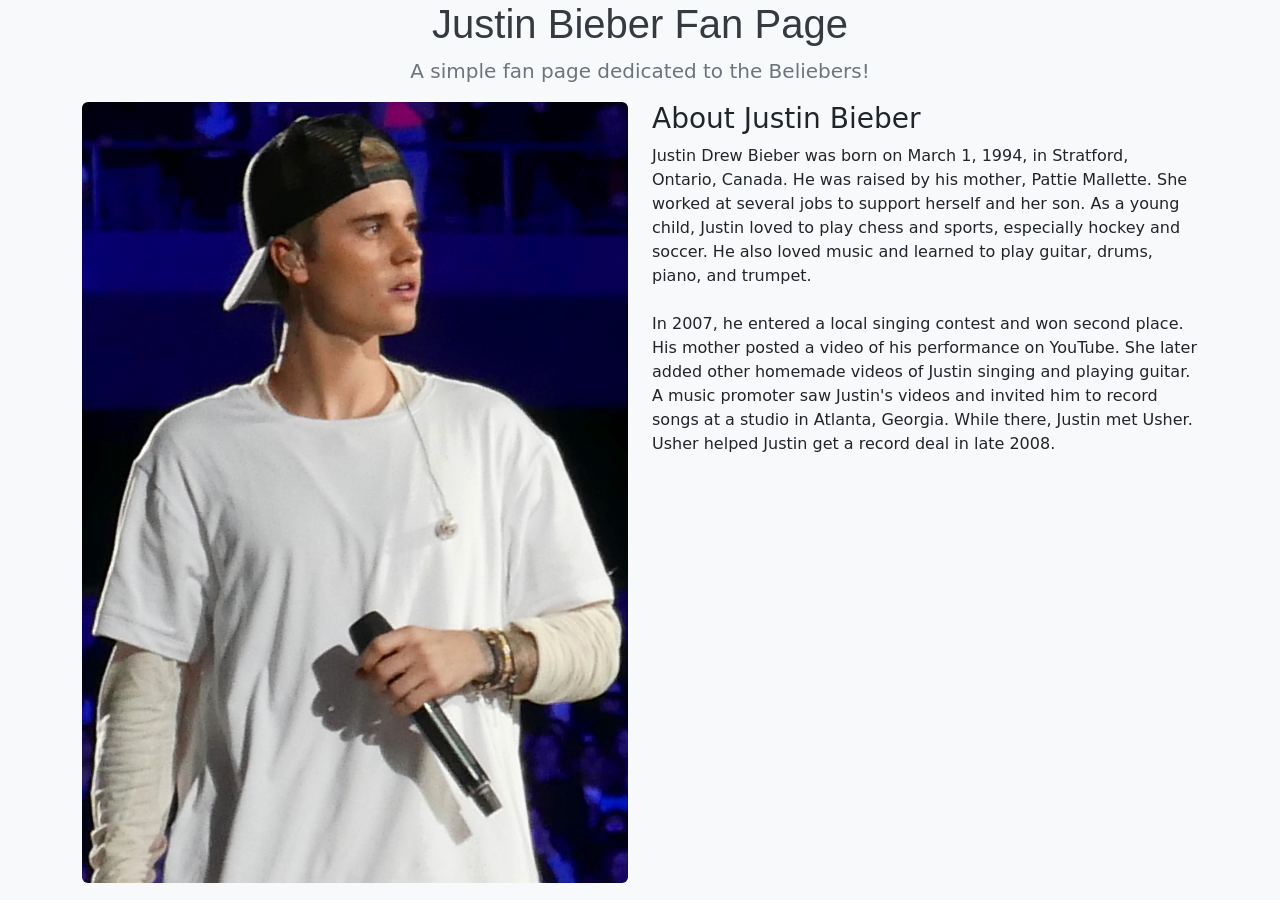
<file: Week3/Challenge1/justin.html>
<!DOCTYPE html>
<html lang="en">
<head>
    <meta charset="UTF-8">
    <meta name="viewport" content="width=device-width, initial-scale=1.0">
    <title>Challenge 1 - Justin</title>

    <!-- Bootstrap CSS -->
    <link href="https://cdn.jsdelivr.net/npm/bootstrap@5.3.7/dist/css/bootstrap.min.css" rel="stylesheet" integrity="sha384-LN+7fdVzj6u52u30Kp6M/trliBMCMKTyK833zpbD+pXdCLuTusPj697FH4R/5mcr" crossorigin="anonymous">

    <!-- External CSS -->
    <link rel="stylesheet" href="styles.css">

</head>
<body>

    <div class="container">

        <div class="row text-center">
            <!-- Task 1
                 - The text such as Heading and Paragraph must be horizontally centered (Use appropriate Bootstrap classes)
                 - There should be some margin at the Top and at the Bottom of the text (Use appropriate Bootstrap classes)
            -->
            <div class="col-12">
                <h1>Justin Bieber Fan Page</h1>
                <p class="lead">A simple fan page dedicated to the Beliebers!</p>
            </div>
        </div>

        <div class="row">

            <!-- Task 2
                    Add your columns here -->

            <!-- You can find Justin's photo in Challenge1/justin_concert.jpg -->
            
            <!-- Here's Justin's biography 
            
            About Justin Bieber

            Justin Drew Bieber was born on March 1, 1994, in Stratford, Ontario, Canada. He was raised by his mother, Pattie Mallette. She worked at several jobs to support herself and her son. As a young child, Justin loved to play chess and sports, especially hockey and soccer. He also loved music and learned to play guitar, drums, piano, and trumpet.

            In 2007, he entered a local singing contest and won second place. His mother posted a video of his performance on YouTube. She later added other homemade videos of Justin singing and playing guitar. A music promoter saw Justin's videos and invited him to record songs at a studio in Atlanta, Georgia. While there, Justin met Usher. Usher helped Justin get a record deal in late 2008.

            -->

            <div class="col-md-6">
                <img src="justin_concert.jpg" class="img-fluid rounded">
            
            </div>

            <div class="col-md-6">
                <h3>About Justin Bieber</h3>

                Justin Drew Bieber was born on March 1, 1994, in Stratford, Ontario, Canada. He was raised by his mother, Pattie Mallette. She worked at several jobs to support herself and her son. As a young child, Justin loved to play chess and sports, especially hockey and soccer. He also loved music and learned to play guitar, drums, piano, and trumpet. 
                <br><br>
                
                In 2007, he entered a local singing contest and won second place. His mother posted a video of his performance on YouTube. She later added other homemade videos of Justin singing and playing guitar. A music promoter saw Justin's videos and invited him to record songs at a studio in Atlanta, Georgia. While there, Justin met Usher. Usher helped Justin get a record deal in late 2008.
            </div>
        </div>

    </div>

    <!-- Bootstrap JavaScript -->
    <script src="https://cdn.jsdelivr.net/npm/bootstrap@5.3.7/dist/js/bootstrap.bundle.min.js" integrity="sha384-ndDqU0Gzau9qJ1lfW4pNLlhNTkCfHzAVBReH9diLvGRem5+R9g2FzA8ZGN954O5Q" crossorigin="anonymous"></script>

</body>
</html>
</file>
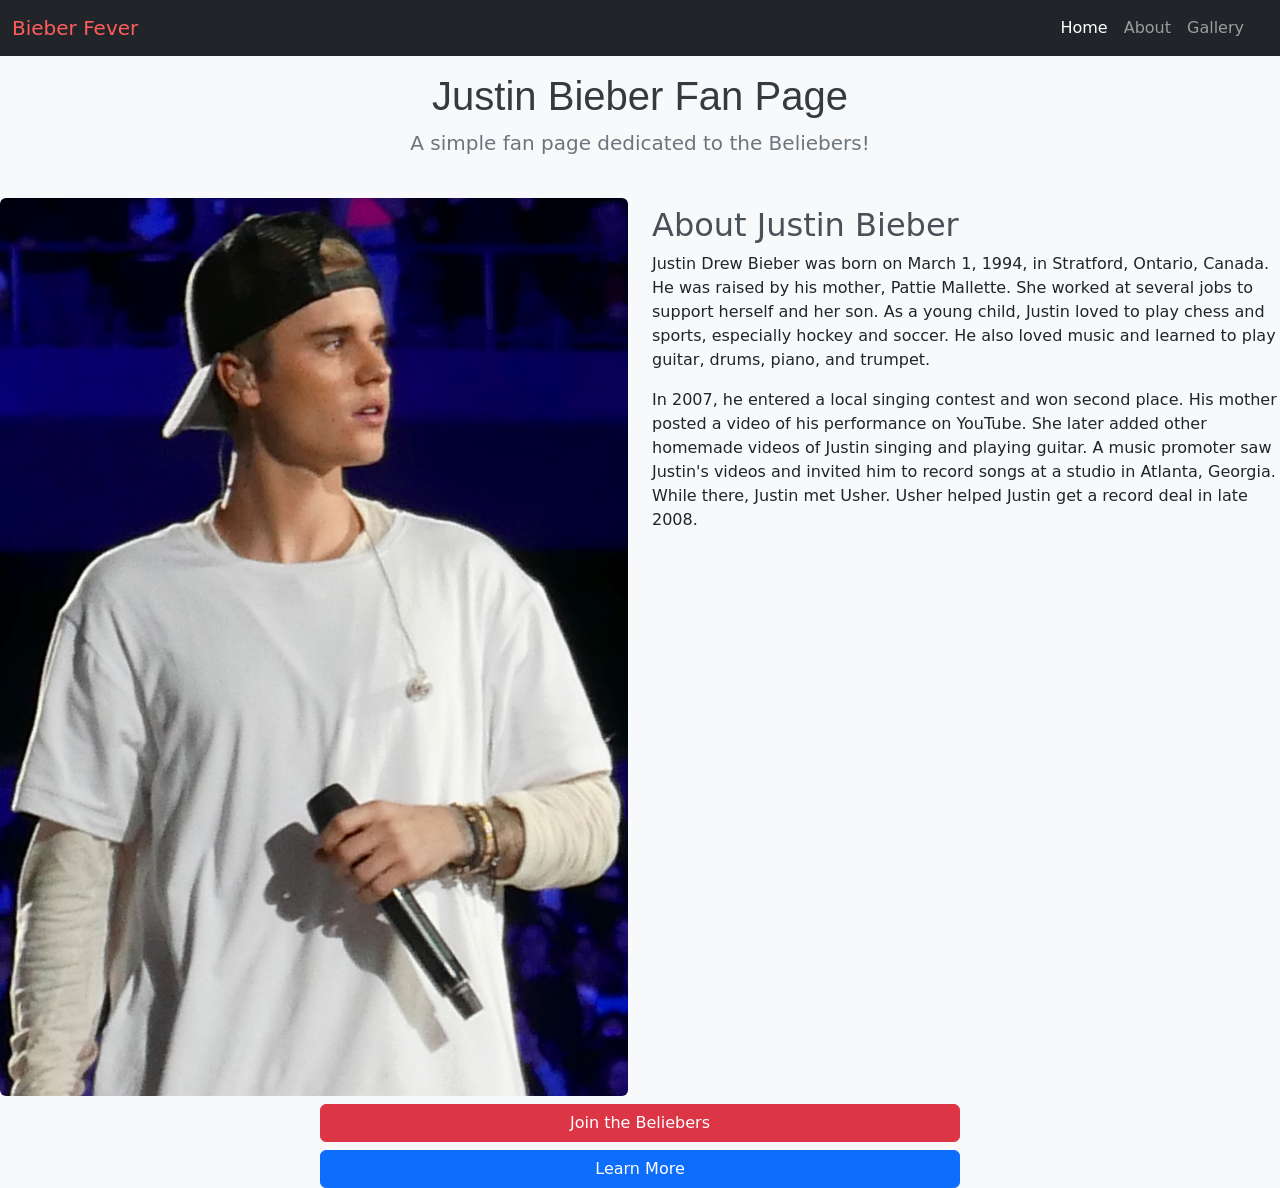
<file: Week3/Challenge2/justin.html>
<!DOCTYPE html>
<html lang="en">
<head>
    <meta charset="UTF-8">
    <meta name="viewport" content="width=device-width, initial-scale=1.0">
    <title>Challenge 2 - Justin</title>

    <!-- Bootstrap CSS -->
    <link href="https://cdn.jsdelivr.net/npm/bootstrap@5.3.7/dist/css/bootstrap.min.css" rel="stylesheet" integrity="sha384-LN+7fdVzj6u52u30Kp6M/trliBMCMKTyK833zpbD+pXdCLuTusPj697FH4R/5mcr" crossorigin="anonymous">

    <!-- External CSS -->
    <link rel="stylesheet" href="styles.css">

</head>
<body class="pt-5">

    <div class="container">

        <!-- Task 1
             - Add a navigtion bar
        -->
        <nav class="navbar navbar-expand-lg navbar-dark bg-dark fixed-top"> 
            <div class="container-fluid">
                <a class="navbar-brand" href="#">Bieber Fever</a>
                <button class="navbar-toggler" type="button" data-bs-toggle="collapse" data-bs-target="#navbarContent" aria-controls="navbarContent" aria-label="Toggle navigation">
                    <span class="navbar-toggler-icon"></span>
                </button>

            <div class="collapse navbar-collapse" id="navbarContent">
                <ul class="navbar-nav justify-content-end flex-grow-1 pe-3">
                <li class="nav-item">
                    <a class="nav-link active" aria-current="page" href="#">Home</a>
                </li>

                <li class="nav-item">
                    <a class="nav-link" href="#">About</a>
                </li>

                <li class="nav-item">
                    <a class="nav-link" href="#">Gallery</a>
                </li>

        </ul>

      </div>
    </div>
  </div>
</nav>

        <div class="row">
            <div class="col-12 text-center my-4">
                <h1>Justin Bieber Fan Page</h1>
                <p class="lead">A simple fan page dedicated to the Beliebers!</p>
            </div>
        </div>

        <div class="row">

            <div class="col-md-6 text-center">
                <img src="justin_concert.jpg" 
                class="img-fluid rounded" alt="Justin Bieber">
            </div>

            <div class="col-md-6 my-2">

                <h2>About Justin Bieber</h2>

                <p>Justin Drew Bieber was born on March 1, 1994, in Stratford, Ontario, Canada. He was raised by his mother, Pattie Mallette. She worked at several jobs to support herself and her son. As a young child, Justin loved to play chess and sports, especially hockey and soccer. He also loved music and learned to play guitar, drums, piano, and trumpet.</p>

                <p>In 2007, he entered a local singing contest and won second place. His mother posted a video of his performance on YouTube. She later added other homemade videos of Justin singing and playing guitar. A music promoter saw Justin's videos and invited him to record songs at a studio in Atlanta, Georgia. While there, Justin met Usher. Usher helped Justin get a record deal in late 2008.</p>
            </div>

        </div>

        <!-- Task 2
             - Add 2 buttons
        -->

        <div class="d-grid gap-2 col-6 mx-auto">
            <!-- <button type="button" class="btn btn-danger">Join the Beliebers</button> -->
            <div id="liveAlertPlaceholder"></div>
            <button type="button" class="btn btn-danger" id="liveAlertBtn">Join the Beliebers</button>
            <a href="https://www.justinbiebermusic.com" class="btn btn-primary" role="button">Learn More</a>
        </div>


    </div>
    

    <!-- Bootstrap JavaScript -->
    <script src="https://cdn.jsdelivr.net/npm/bootstrap@5.3.7/dist/js/bootstrap.bundle.min.js" integrity="sha384-ndDqU0Gzau9qJ1lfW4pNLlhNTkCfHzAVBReH9diLvGRem5+R9g2FzA8ZGN954O5Q" crossorigin="anonymous"></script>

        <script>
        const alertPlaceholder = document.getElementById('liveAlertPlaceholder')
        const appendAlert = (message, type) => {
            const wrapper = document.createElement('div')
            wrapper.innerHTML = [
                `<div class="alert alert-${type} alert-dismissible" role="alert">`,
                    `<div>${message}</div>`,
                    '<button type="button" class="btn-close" data-bs-dismiss="alert" aria-label="Close"></button>',
                '</div>'
            ].join('')
        alertPlaceholder.append(wrapper)
        }

        const alertTrigger = document.getElementById('liveAlertBtn')
        if (alertTrigger) {
            alertTrigger.addEventListener('click', () => {
                appendAlert('You have joined the Beliebers!', 'success')
            })
        }
</script>

</body>
</html>
</file>
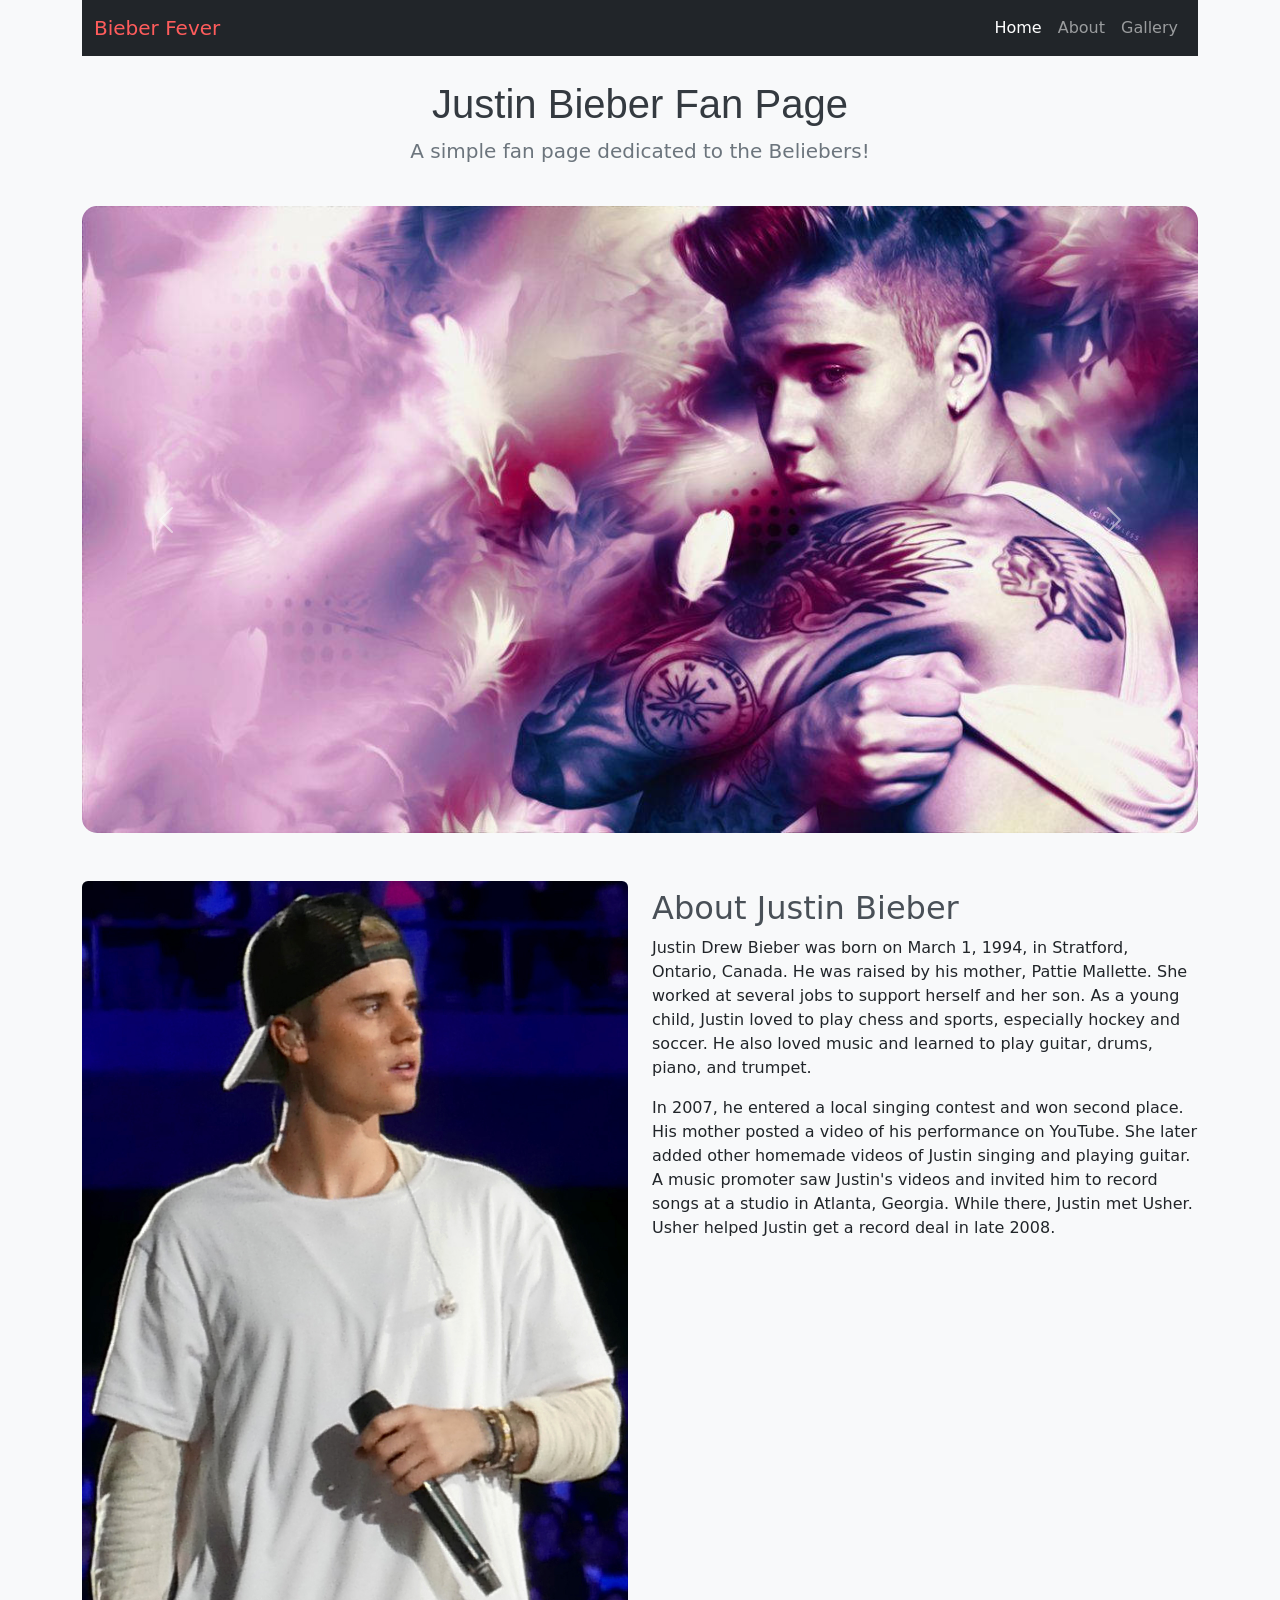
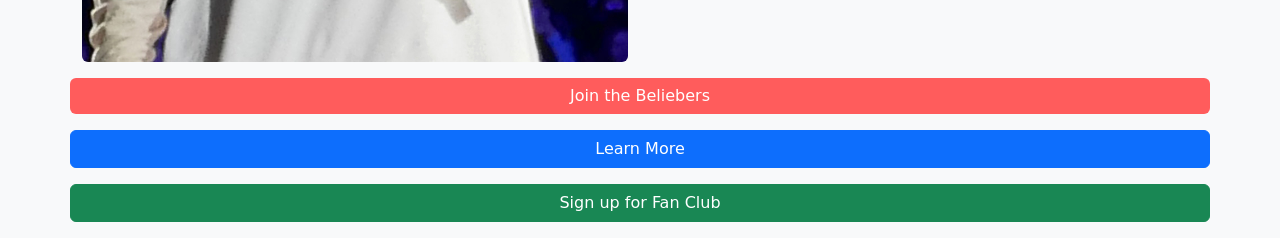
<file: Week3/Challenge3/justin.html>
<!DOCTYPE html>
<html lang="en">
<head>
    <meta charset="UTF-8">
    <meta name="viewport" content="width=device-width, initial-scale=1.0">
    <title>Challenge 3 - Justin</title>

    <!-- Bootstrap CSS -->
    <link href="https://cdn.jsdelivr.net/npm/bootstrap@5.3.7/dist/css/bootstrap.min.css" rel="stylesheet" integrity="sha384-LN+7fdVzj6u52u30Kp6M/trliBMCMKTyK833zpbD+pXdCLuTusPj697FH4R/5mcr" crossorigin="anonymous">

    <!-- External CSS -->
    <link rel="stylesheet" href="styles.css">

</head>
<body>

    <div class="container">

        <!-- Navbar -->
        <nav class="navbar navbar-expand-lg navbar-dark bg-dark">
            <div class="container-fluid">
                <a class="navbar-brand" href="#">Bieber Fever</a>
                <button class="navbar-toggler" type="button" data-bs-toggle="collapse" data-bs-target="#navbarNav" aria-controls="navbarNav" aria-expanded="false" aria-label="Toggle navigation">
                    <span class="navbar-toggler-icon"></span>
                </button>
                <div class="collapse navbar-collapse" id="navbarNav">
                    <ul class="navbar-nav ms-auto">
                        <li class="nav-item">
                            <a class="nav-link active" aria-current="page" href="#">Home</a>
                        </li>
                        <li class="nav-item">
                            <a class="nav-link" href="#">About</a>
                        </li>
                        <li class="nav-item">
                            <a class="nav-link" href="#">Gallery</a>
                        </li>
                    </ul>
                </div>
            </div>
        </nav>

        <div class="row">
            <!-- Header Section -->
            <div class="col-12 text-center my-4">
                <h1>Justin Bieber Fan Page</h1>
                <p class="lead">A simple fan page dedicated to the Beliebers!</p>
            </div>
        </div>

        <!-- Task 1
             - Gallery Carousel Placeholder
             - Add your carousel here 
             - Slideshow image files are:
                justin1.jpg
                justin2.jpg
                justin3.jpg
        -->

        <div id="carouselExample" class="carousel slide">
            <div class="carousel-inner">
                <div class="carousel-item active">
                    <img src="justin1.jpg" class="d-block w-100" alt="...">
                </div>

                <div class="carousel-item">
                    <img src="justin2.jpg" class="d-block w-100" alt="...">
                </div>

                <div class="carousel-item">
                    <img src="justin3.jpg" class="d-block w-100" alt="...">
                </div>
            </div>

            <button class="carousel-control-prev" type="button" data-bs-target="#carouselExample" data-bs-slide="prev">
                <span class="carousel-control-prev-icon" aria-hidden="true"></span>
                <span class="visually-hidden">Previous</span>
            </button>

            <button class="carousel-control-next" type="button" data-bs-target="#carouselExample" data-bs-slide="next">
                <span class="carousel-control-next-icon" aria-hidden="true"></span>
                <span class="visually-hidden">Next</span>
            </button>
        </div>
    

        <div class="row mt-5">

            <div class="child col-md-6 text-center">
                <img src="justin_concert.jpg" 
                class="img-fluid rounded" alt="Justin Bieber">
            </div>

            <div class="child col-md-6 my-2">

                <h2>About Justin Bieber</h2>

                <p>Justin Drew Bieber was born on March 1, 1994, in Stratford, Ontario, Canada. He was raised by his mother, Pattie Mallette. She worked at several jobs to support herself and her son. As a young child, Justin loved to play chess and sports, especially hockey and soccer. He also loved music and learned to play guitar, drums, piano, and trumpet.</p>

                <p>In 2007, he entered a local singing contest and won second place. His mother posted a video of his performance on YouTube. She later added other homemade videos of Justin singing and playing guitar. A music promoter saw Justin's videos and invited him to record songs at a studio in Atlanta, Georgia. While there, Justin met Usher. Usher helped Justin get a record deal in late 2008.</p>
            </div>

        </div>


        <!-- Buttons and Alerts -->
        <div class="row">
            <button class="btn btn-custom mb-3 mt-3" onclick="alert('You are now a Belieber!')">Join the Beliebers</button>
            <a href="https://www.justinbiebermusic.com" class="btn btn-primary"target="_blank">Learn More</a>

            <!-- Task 2
             - Modal Button
             - Add a button here to trigger the modal -->
            <button type="button" class="btn btn-success  mb-3 mt-3" data-bs-toggle="modal" data-bs-target="#exampleModal">Sign up for Fan Club</button>
            
        </div>

        <!-- Modal -->
        <div class="modal fade" id="exampleModal" tabindex="-1" aria-labelledby="exampleModalLabel" aria-hidden="true">
            <div class="modal-dialog">
                <div class="modal-content">
                    <div class="modal-header">
                        <h1 class="modal-title fs-5" id="exampleModalLabel">Join the Justin Bieber Fan Club</h1>
                        <button type="button" class="btn-close" data-bs-dismiss="modal" aria-label="Close"></button>
                    </div>

                    <div class="modal-body">
                        <form>
                            <div class="mb-3">
                                <label for="name" class="form-label">Name</label>
                                    <input type="text" class="form-control" id="name" placeholder="Your name">
                            </div>

                            <div class="mb-3">
                                <label for="email" class="form-label">Email</label>
                                    <input type="email" class="form-control" id="email" placeholder="name@example.com">
                            </div>

                            <div class="mb-3">
                                <label for="message" class="form-label">Message</label>
                                    <textarea class="form-control" id="message" rows="4" placeholder="Why do you love Justin?"></textarea>
                            </div>
                        </form>
                    </div>

                    <div class="modal-footer">
                        <button type="button" class="btn btn-secondary" data-bs-dismiss="modal">Close</button>
                        <button type="submit" class="btn btn-success">Submit</button>
                    </div>
                </div>
            </div>
        </div>


    </div>


    <!-- Bootstrap JavaScript -->
    <script src="https://cdn.jsdelivr.net/npm/bootstrap@5.3.7/dist/js/bootstrap.bundle.min.js" integrity="sha384-ndDqU0Gzau9qJ1lfW4pNLlhNTkCfHzAVBReH9diLvGRem5+R9g2FzA8ZGN954O5Q" crossorigin="anonymous"></script>

</body>
</html>
</file>
<file: index.css>
/* =========================================================
   Joel Sim - IS216 Week 2 (CSS Basics)
   External stylesheet: content stays in HTML, presentation lives here.
   ========================================================= */


/* ---------------------------------------------------------
   1. UNIVERSAL SELECTOR + BOX-SIZING
   border-box makes width include padding + border, so
   boxes never overflow their container.
   --------------------------------------------------------- */
* {
    box-sizing: border-box;
}


/* ---------------------------------------------------------
   2. PAGE BASICS (element selectors + background properties)
   --------------------------------------------------------- */
body {
    margin: 0;
    font-family: 'Segoe UI', Arial, Helvetica, sans-serif;
    font-size: 16px;
    color: #2b2b2b;
    background-color: #f4f1ea;
}

/* Grouped selector - one rule, three elements */
h1, h2, h3 {
    color: #1f3a5f;
    margin-top: 0;
}

p {
    line-height: 1.7;
}


/* ---------------------------------------------------------
   3. LINK STATES (order matters: link, visited, hover, active)
   --------------------------------------------------------- */
a:link {
    color: #1f3a5f;
    text-decoration: none;
}

a:visited {
    color: #1f3a5f;
}

a:hover {
    color: #c1502e;
    text-decoration: underline;
}

a:active {
    color: #8a3620;
}


/* ---------------------------------------------------------
   4. HEADER - position: sticky + flexbox navbar
   Behaves like a normal element until you scroll past it,
   then sticks to the top of the window.
   --------------------------------------------------------- */
.site-header {
    position: sticky;
    top: 0;
    z-index: 10;
    background-color: #1f3a5f;
    border-bottom: 4px solid #c1502e;
}

.header-inner {
    max-width: 1080px;
    margin: 0 auto;            /* auto left/right = horizontally centred */
    padding: 14px 24px;
    display: flex;             /* FLEXBOX: one dimension (a row) */
    justify-content: space-between;   /* main axis: logo left, nav right */
    align-items: center;              /* cross axis: vertically centred */
    flex-wrap: wrap;
    gap: 12px;
}

.logo {
    color: #ffffff;
    font-size: 1.35em;
    font-weight: bold;
    text-transform: lowercase;
}

.logo-dot {
    color: #c1502e;
}

/* Strip the browser's default list look off the nav */
.main-nav ul {
    list-style-type: none;
    margin: 0;
    padding: 0;
    display: flex;
    gap: 6px;
    flex-wrap: wrap;
}

.main-nav a:link,
.main-nav a:visited {
    display: block;            /* block = the whole padded area is clickable */
    color: #d9e2ec;
    padding: 8px 14px;
    border-radius: 20px;
    font-size: 0.9em;
}

.main-nav a:hover {
    color: #ffffff;
    background-color: #c1502e;
    text-decoration: none;
}


/* ---------------------------------------------------------
   5. HERO - flexbox: photo on the left, text on the right
   --------------------------------------------------------- */
.hero {
    background-color: #ffffff;
    border-bottom: 1px solid #ded7cb;
    padding: 50px 24px;
}

.hero-inner {
    max-width: 1080px;
    margin: 0 auto;
    display: flex;
    align-items: center;
    gap: 40px;
    flex-wrap: wrap;
}

/* position: relative - the badge below is positioned against THIS box */
.photo-frame {
    position: relative;
    width: 260px;
}

.profile-photo {
    display: block;
    width: 100%;
    border: 5px solid #1f3a5f;
    border-radius: 12px;
}

/* position: absolute - taken out of the normal flow and pinned to
   the nearest positioned ancestor (.photo-frame) */
.photo-badge {
    position: absolute;
    bottom: -14px;
    left: 20px;
    background-color: #c1502e;
    color: #ffffff;
    padding: 6px 16px;
    border-radius: 16px;
    font-size: 0.85em;
    font-weight: bold;
    text-transform: uppercase;
}

.hero-text {
    flex: 1;                   /* take up the remaining space in the row */
}

.hero-text h1 {
    font-size: 2.6em;
    margin-bottom: 8px;
}

.tagline {
    color: #c1502e;
    font-size: 1.1em;
    font-weight: bold;
    font-style: italic;
    margin: 0 0 14px 0;
}

.hero-sub {
    color: #55524d;
    max-width: 34em;
}

.hero-buttons {
    display: flex;
    gap: 12px;
    flex-wrap: wrap;
    margin-top: 24px;
}

/* Shared button box, then two variations */
.btn {
    display: inline-block;
    padding: 12px 24px;
    border-radius: 24px;
    font-weight: bold;
    font-size: 0.95em;
}

.btn-primary:link,
.btn-primary:visited {
    background-color: #1f3a5f;
    color: #ffffff;
    border: 2px solid #1f3a5f;
}

.btn-primary:hover {
    background-color: #c1502e;
    border-color: #c1502e;
    color: #ffffff;
    text-decoration: none;
}

.btn-outline:link,
.btn-outline:visited {
    background-color: rgba(255, 255, 255, 0);   /* rgba: last value = alpha */
    color: #1f3a5f;
    border: 2px solid #1f3a5f;
}

.btn-outline:hover {
    background-color: #1f3a5f;
    color: #ffffff;
    text-decoration: none;
}


/* ---------------------------------------------------------
   6. PAGE SKELETON - CSS GRID (two dimensions)
   Grid for the page layout, flexbox for the bits inside it.
   --------------------------------------------------------- */
.page {
    max-width: 1080px;
    margin: 0 auto;
    padding: 40px 24px;
    display: grid;
    grid-template-columns: 1fr 3fr;    /* fr = fraction of free space, 1:3 */
    grid-template-areas: "sidebar main";
    gap: 32px;
}

.sidebar {
    grid-area: sidebar;
}

.main-content {
    grid-area: main;
}


/* ---------------------------------------------------------
   7. SIDEBAR PANELS (box model: border, padding, margin)
   --------------------------------------------------------- */
.panel {
    background-color: #ffffff;
    border: 1px solid #ded7cb;
    border-left: 5px solid #1f3a5f;
    border-radius: 8px;
    padding: 18px 20px;
    margin-bottom: 20px;
}

.panel-accent {
    border-left-color: #c1502e;
}

.panel h3 {
    font-size: 1.05em;
    text-transform: uppercase;
    margin-bottom: 12px;
}

.panel-note {
    color: #6b6b6b;
    font-size: 0.9em;
    font-style: italic;
}

.info-list {
    list-style-type: none;
    margin: 0;
    padding: 0;
}

.info-list li {
    padding: 7px 0;
    border-bottom: 1px solid #efeae1;
    font-size: 0.92em;
}

.info-label {
    display: block;            /* forces the label onto its own line */
    color: #6b6b6b;
    font-size: 0.78em;
    text-transform: uppercase;
}

.module-list {
    list-style-type: square;
    padding-left: 20px;
    margin: 0;
}

.module-list li {
    padding: 4px 0;
    font-size: 0.92em;
}

.social-list {
    list-style-type: none;
    margin: 0;
    padding: 0;
    display: flex;
    gap: 8px;
    flex-wrap: wrap;
}

.social-list a:link,
.social-list a:visited {
    display: inline-block;
    border: 1px solid #ded7cb;
    border-radius: 14px;
    padding: 5px 12px;
    font-size: 0.85em;
}

.social-list a:hover {
    background-color: #c1502e;
    border-color: #c1502e;
    color: #ffffff;
    text-decoration: none;
}


/* ---------------------------------------------------------
   8. SECTIONS
   --------------------------------------------------------- */
.section {
    margin-bottom: 48px;
}

.section h2 {
    font-size: 1.7em;
    margin-bottom: 4px;
}

.section-sub {
    color: #6b6b6b;
    font-style: italic;
    margin-top: 0;
    margin-bottom: 20px;
}


/* ---------------------------------------------------------
   9. THE BIOGRAPHY BOX (the assignment's "box")
   --------------------------------------------------------- */
.bio-box {
    background-color: #ffffff;
    border: 2px solid #1f3a5f;
    border-top: 8px solid #c1502e;
    border-radius: 10px;
    padding: 30px 34px;
    width: 100%;
    margin: 0 auto;            /* centred inside the main column */
}

.bio-heading {
    text-align: center;
    text-transform: uppercase;
    font-size: 1.1em;
    padding-bottom: 12px;
    margin-bottom: 18px;
    border-bottom: 1px dashed #ded7cb;
}

.bio-box p {
    color: #3d3a35;
    margin-bottom: 16px;
}

/* First paragraph gets an indent, like a printed book */
.bio-first {
    text-indent: 2em;
}

.bio-signature {
    text-align: right;
    font-style: italic;
    color: #c1502e;
    font-weight: bold;
    margin-bottom: 0;
}


/* ---------------------------------------------------------
   10. TRAVEL VIDEO
   --------------------------------------------------------- */
.video-box {
    background-color: #ffffff;
    border: 1px solid #ded7cb;
    border-radius: 10px;
    padding: 16px;
    margin-top: 20px;
}

.travel-video {
    display: block;
    width: 100%;
    height: 420px;
    border: 0;
    border-radius: 6px;
    background-color: #000000;
}

.video-caption {
    text-align: center;
    color: #6b6b6b;
    font-size: 0.88em;
    font-style: italic;
    margin: 12px 0 0 0;
}


/* ---------------------------------------------------------
   11. QUICK FACTS - GRID of cards
   --------------------------------------------------------- */
.facts-grid {
    display: grid;
    grid-template-columns: 1fr 1fr 1fr 1fr;    /* four equal columns */
    gap: 16px;
}

.fact-card {
    background-color: #ffffff;
    border: 1px solid #ded7cb;
    border-bottom: 4px solid #c1502e;
    border-radius: 8px;
    padding: 24px 10px;
    text-align: center;
}

.fact-number {
    display: block;
    font-size: 2.4em;
    font-weight: bold;
    color: #1f3a5f;
}

.fact-label {
    display: block;
    color: #6b6b6b;
    font-size: 0.85em;
    text-transform: uppercase;
    margin-top: 6px;
}

/* The label above is uppercased as a whole. This inner span sets its own
   text-transform, so that one letter stays lowercase while the rest of
   the label keeps the uppercase look. */
.fact-lower {
    text-transform: lowercase;
}


/* ---------------------------------------------------------
   12. TABLE STYLING
   --------------------------------------------------------- */
.wishlist-table {
    width: 100%;
    background-color: #ffffff;
    border: 1px solid #ded7cb;
    border-radius: 8px;
    border-collapse: collapse;   /* merge the double borders into one */
}

.wishlist-table th {
    background-color: #1f3a5f;
    color: #ffffff;
    text-align: left;
    text-transform: uppercase;
    font-size: 0.82em;
    padding: 12px 14px;
}

.wishlist-table td {
    padding: 12px 14px;
    border-bottom: 1px solid #efeae1;
    font-size: 0.93em;
}

/* Highlight the row the mouse is over */
.wishlist-table tr:hover {
    background-color: rgba(193, 80, 46, 0.08);
}

.status-done {
    color: #2e7d4f;
    font-weight: bold;
}

.status-soon {
    color: #c1502e;
    font-weight: bold;
}


/* ---------------------------------------------------------
   13. FORM STYLING (attribute selectors)
   --------------------------------------------------------- */
.contact-form {
    background-color: #ffffff;
    border: 1px solid #ded7cb;
    border-radius: 10px;
    padding: 26px 30px;
    display: flex;
    flex-direction: column;    /* stack the fields in a column */
    gap: 6px;
}

.contact-form label {
    display: block;
    color: #1f3a5f;
    font-size: 0.85em;
    font-weight: bold;
    text-transform: uppercase;
    margin-top: 12px;
}

.contact-form input[type=text],
.contact-form select,
.contact-form textarea {
    width: 100%;
    padding: 10px 14px;
    border: 1px solid #ded7cb;
    border-radius: 6px;
    background-color: #faf8f4;
    font-family: 'Segoe UI', Arial, Helvetica, sans-serif;
    font-size: 0.95em;
    color: #2b2b2b;
}

.contact-form input[type=text]:hover,
.contact-form textarea:hover {
    border-color: #1f3a5f;
}

.submit-btn {
    width: 100%;
    margin-top: 22px;
    padding: 13px 24px;
    background-color: #1f3a5f;
    color: #ffffff;
    border: 2px solid #1f3a5f;
    border-radius: 24px;
    font-size: 1em;
    font-weight: bold;
    cursor: pointer;
}

.submit-btn:hover {
    background-color: #c1502e;
    border-color: #c1502e;
}


/* ---------------------------------------------------------
   14. FOOTER
   --------------------------------------------------------- */
.site-footer {
    background-color: #1f3a5f;
    border-top: 4px solid #c1502e;
    color: #d9e2ec;
    text-align: center;
    padding: 26px 24px;
    font-size: 0.85em;
}

.site-footer p {
    margin: 0;
}
</file>
<file: Challenge1/styles.css>
/* styles.css - Challenge #1 (Skeleton) */
body {
    background-color: aliceblue;
    color:black;
    font-family: 'Arial';
    text-align: center;
    margin: 0;
    width: 100%;
}

.container {
    max-width: 800px;
    width: 100%;         /* but shrinks to fit narrow screens */
    margin: 0 auto;      /* centers it horizontally — same trick as margin:auto for images */
    padding: 20px;        /* breathing room */
    box-sizing: border-box;
}

h1 {
    color: rgb(231, 80, 105);
}

.tagline {
    font-family: 'Times New Roman';
    color: grey;
    font-style: italic;
    margin-bottom: 20px;
}

.about p {
    line-height: 1.5;
    margin-bottom: 20px;
}

.mascot-placeholder {
    border: 3px solid black; 
    width: 20%;
    padding: 10px;
    margin: 0 auto;
    border-radius: 15px;
    background-color: whitesmoke;
}

#mascot-image {
    display: block;
    width: 100%;
}

.buy-tickets {
    background-color:rgb(2, 246, 30);
    color: white;
    font-weight: bold;
    padding: 10px 20px;
    border-radius: 10px;
    border: 0px seashell;
    box-shadow: 0px 4px 6px rgba(0, 0, 0, 0.2);
    transition: background-color 0.2s ease, box-shadow 0.2s ease, transform 0.2s ease;
}

.buy-tickets:hover {
    background-color:rgb(98, 225, 102);
    box-shadow: 0px 6px 10px rgba(0, 126, 4, 0.8);   /* shadow grows on hover — feels like it lifts further */
    transform: translateY(-2px);
    cursor: pointer;
}

.make-donation {
    background-color: blue;
    color: white;
    font-weight: bold;
    padding: 10px 20px;
    border-radius: 10px;
    border: 0px seashell;
    transition: background-color 0.2s ease, box-shadow 0.2s ease, transform 0.2s ease;
    box-shadow: 0px 4px 6px rgba(0, 0, 0, 0.2);
}

.make-donation:hover {
    background-color: rgb(92, 92, 220);
    box-shadow: 0px 6px 10px rgba(255, 2, 221, 0.8);   /* shadow grows on hover — feels like it lifts further */
    transform: translateY(-2px);
    cursor: pointer;
}

.actions {
    text-align: center;
}

.buy-tickets, .make-donation {
    margin: 8px;   
}

footer {
    font-size: small;
    color: gray;
    border-top: 1px solid lightgray;
    padding-top: 16px;                 
    margin-top: 32px;
}
</file>
<file: Challenge2/styles.css>
/* styles.css - Challenge #2 (Skeleton: Rides Gallery) */


/* 0) Base page */
body {
    font-family: 'Arial';
    background-color: aliceblue;
    color:black;
    margin: 0;
    width: 100%;
}

/* 1) Container */
.container {
    max-width: 800px;
    margin: 0 auto;
    padding: 0 20px;
    box-sizing: border-box;
}

/* 2) Section heading */
main {
    text-align: center;
}

.attractions h2 {
    font-size: 1.8rem;
    text-align: center;

}

/* 3) Cards wrapper (center all cards horizontally) */
.cards {
    display: flex;
    flex-direction: row;         
    justify-content: center;    
    align-items: center;       
    gap: 20px;                   
    flex-wrap: wrap; 
}


/* 4) Card (size, spacing, border, rounded corners) */
.card {
    display: block;
    background-color: whitesmoke;
    border: 3px solid gray;
    padding: 0px;
    border-radius: 15px;
    width: 220px;
    margin: 0;
    transition: transform 0.1s ease, border-color 0.15s ease;
}

/* 5) Card text (h3 title, paragraph blurb) */

h3 {
    font-weight: bold;
    text-align: left;
    margin-top: 10px;
}

.card h3 {
    width: 100%;
}

.card p {
    width: 100%;
}

.blurb {
    text-align: left;
    color: rgb(61, 60, 60);
    line-height: 1.6;  
    margin-top: 2px;
    margin-bottom: 2px;
}


/* 6) Card image (fit within card, centered) */
img {
    display: block;
    width: 100%;
    height: 200px;
    border-radius: 15px 15px 0 0;
    
}

/* 7) Hover state: change border to green, then make it wigglew */
.card:hover {
    transform: rotate(5deg);
    border-color: red;
}

/* 8) Footer */
footer {
    font-size: small;
    color: gray;
    border-top: 1px solid lightgray;
    padding-top: 16px;                 
    margin-top: 32px;
    text-align: center;
}
</file>
<file: Challenge3/styles.css>
/* styles.css - Challenge #3 (Skeleton: Park Map - Positioning) */


/* 0) Base page (font, background, text color, remove default margins) */
html {
   background-color: rgba(207, 201, 201, 0.716);
   font-family: Arial, Helvetica, sans-serif;
   color: black;
   margin: 25px;
}

/* 1) Container (center, max-width, padding) */
.container {
   text-align: left;
   max-width: 920px;
   padding: 0;
   box-sizing: border-box;
}

/* 2) Map section heading (spacing, readability) */
.map-section {
   margin: 8px 0 12px 0;
   font-size: 1.6rem;
}

/* 3) Map wrapper
   - Make this the positioning context for absolute children (hint: relative).
   - Ensure it doesn't overflow horizontally.
*/
.map-wrapper {
   position: relative;        
   max-width: 100%;
   overflow: hidden;
   border-radius: 12px;
   border: 1px solid #e6e6e6;
   box-shadow: 0 2px 10px rgba(0, 0, 0, 0.06);
   background: #ffffff;
}

/* 4) Map image
   - Keep it responsive inside the container (full width of wrapper, auto height).
*/
.park-map {
   display: block;
   width: 100%;
   height: auto;
   user-select: none;
}

/* 5) Markers
   - Style as small circular buttons (size, color, border-radius).
   - Absolutely position them using top/left percentages so they sit over the map.
   - Center each marker over its coordinates (hint: translate).
   - Ensure markers appear ABOVE the map (z-index).
*/
.marker {
   position: absolute;
   width: 16px;
   height: 16px;
   border-radius: 50%;
   background: #e91e63;
   border: 2px solid #ffffff;
   box-shadow: 0 1px 4px rgba(0, 0, 0, 0.25);
   transform: translate(-50%, -50%); 
   cursor: pointer;
}

#marker-atlantis { top: 32%; left: 22%; }
#marker-gyro     { top: 18%; left: 78%; }
#marker-carousel { top: 62%; left: 30%; }
#marker-river    { top: 67%; left: 70%; }

/* 6) Tooltips
   - Hidden by default; visible on hover of the marker.
   - Small label box above the marker (position absolute relative to marker).
   - Add a subtle background, border, and rounded corners.
   - Raise above map and marker with z-index.
*/
.marker .tooltip {
   position: absolute;
   bottom: 140%;
   left: 50%;
   transform: translateX(-50%);
   white-space: nowrap;
   background: #111111;
   color: #ffffff;
   font-size: 0.85rem;
   padding: 6px 8px;
   border-radius: 8px;
   opacity: 0;
   pointer-events: none;
   transition: opacity 140ms ease, transform 140ms ease;
}

.marker:hover .tooltip {
   opacity: 1;
   transform: translateX(-50%) translateY(-2px);
}
/* 7) Legend box
   - Position absolute INSIDE the map wrapper, bottom-right corner.
   - Add background, padding, small rounded corners.
   - Keep text legible and compact.
*/
.legend {
   position: absolute;
   right: 12px;
   bottom: 12px;
   background: rgba(255, 255, 255, 0.9);
   border: 1px solid #dddddd;
   border-radius: 10px;
   padding: 10px 12px;
   font-size: 0.9rem;
   box-shadow: 0 2px 8px rgba(0, 0, 0, 0.08);
}

.legend h3 {
   margin: 0 0 6px 0;
   font-size: 1rem;
}

.legend ul {
   list-style: none;
   padding: 0;
   margin: 0;
}

.legend li {
   display: flex;
   align-items: center;
   gap: 8px;
   margin: 4px 0;
}

.legend .dot {
   width: 10px;
   height: 10px;
   border-radius: 50%;
   display: inline-block;
   border: 1px solid #999999;
}

.legend .dot.ride { 
   background: #e91e63; 
}

.legend .dot.landmark { 
   background: #03a9f4; 
}

/* 8) Fixed Back to Top button
   - Position fixed at bottom-right of viewport.
   - Visible at all times.
   - Style as a small pill button.
   - Keep above everything with z-index.
*/
.back-to-top {
   position: fixed;
   right: 16px;
   bottom: 16px;
   background: #2a18c8;
   color: #ffffff;
   text-decoration: none;
   padding: 10px 14px;
   border-radius: 999px;
   font-weight: 700;
   box-shadow: 0 4px 12px rgba(0, 0, 0, 0.18);
   z-index: 999;
   transition: transform 120ms ease, background 120ms ease;
}

.back-to-top:hover {
   transform: translateY(-2px);
   background: #1b10a5;
}

/* 9) Footer (muted, centered) */
.site-footer {
   text-align: center;
   color: black;
   font-size: 0.9rem;
   border-top: 1px solid #e7e7e7;
   padding-top: 16px;
   margin-top: 24px;
}

/* 10) Getting Here & Around section styling  */
.transport {
   margin-top: 32px;
}

.transport h2 {
   margin-bottom: 16px;
   font-size: 1.6rem;
}

/* Two-column layout */
.transport-columns {
   display: flex;
   gap: 24px;
}

.transport-info,
.transport-discounts {
   flex: 1;
   background: #ffffff;
   padding: 16px;
   border: 1px solid #dddddd;
   border-radius: 8px;
   box-shadow: 0 2px 4px rgba(0,0,0,0.05);
}

.transport h3 {
   margin-top: 16px;
   font-size: 1.1rem;
}

.transport p, .transport ul {
   line-height: 1.6;
   margin: 6px 0 12px 0;
}

.transport ul {
   padding-left: 20px;
}
</file>
<file: Week3/Challenge1/styles.css>
body {
    background-color: #f8f9fa;
}

h1 {
    font-family: 'Arial', sans-serif;
    color: #343a40;
}

.lead {
    color: #6c757d;
}
</file>
<file: Week3/Challenge2/styles.css>
body {
    background-color: #f8f9fa;
}

h1 {
    font-family: 'Arial', sans-serif;
    color: #343a40;
}

.lead {
    color: #6c757d;
}

h2 {
    color: #495057;
}

p {
    color: #212529;
}

img {
    max-width: 100%;
    height: auto;
    border-radius: 15px;
}

/* Custom Button Styles */
.btn-custom {
    background-color: #ff5c5c;
    color: white;
    border: none;
}

.btn-custom:hover {
    background-color: #ff3333;
}

/* Navbar Styles */
.navbar-dark .navbar-brand {
    color: #ff5c5c;
}
</file>
<file: Week3/Challenge3/styles.css>
body {
    background-color: #f8f9fa;
}

h1 {
    font-family: 'Arial', sans-serif;
    color: #343a40;
}

.lead {
    color: #6c757d;
}

h2 {
    color: #495057;
}

p {
    color: #212529;
}

img {
    max-width: 100%;
    height: auto;
    border-radius: 15px;
}

/* Custom Button Styles */
.btn-custom {
    background-color: #ff5c5c;
    color: white;
    border: none;
}

.btn-custom:hover {
    background-color: #ff3333;
}

/* Navbar Styles */
.navbar-dark .navbar-brand {
    color: #ff5c5c;
}
</file>
<file: index3.css>
/* =========================================================
   Joel Sim - IS216 Week 3 (Bootstrap)
   Bootstrap does the layout and components. This file only
   adds the few things Bootstrap's utilities don't cover.
   Loaded AFTER bootstrap.min.css so these rules win.
   ========================================================= */


/* Stop the sticky navbar from sitting on top of a section
   heading when you jump to it with an anchor link. */
h2, h3 {
    scroll-margin-top: 80px;
}


/* Bootstrap sizing utilities only do 25/50/75/100 percent,
   so an exact height needs a rule of its own. */
.travel-video {
    height: 420px;
    border: 0;
}


/* mx-auto needs a width restriction to have anything to centre
   within. This replaces Bootstrap's w-75, which was too narrow
   on phones. */
#joelCarousel {
    max-width: 860px;
}

/* object-fit: contain scales the photo down until the WHOLE image
   fits inside the box - nothing is ever cropped off. (cover, the
   opposite, fills the box and cuts off the overflow.)
   The height scales with the viewport so the carousel stays a
   sensible shape on a phone and on a laptop, and every slide is
   the same height so the carousel doesn't jump between photos. */
.carousel-photo {
    width: 100%;
    height: 70vh;
    min-height: 300px;
    max-height: 600px;
    object-fit: contain;
    background-color: #e9ecef;
}


/* The caption sits on top of the photo, so it needs a
   dark strip behind it to stay readable on light images. */
.carousel-caption {
    background-color: rgba(0, 0, 0, 0.45);
    border-radius: 8px;
}
</file>
